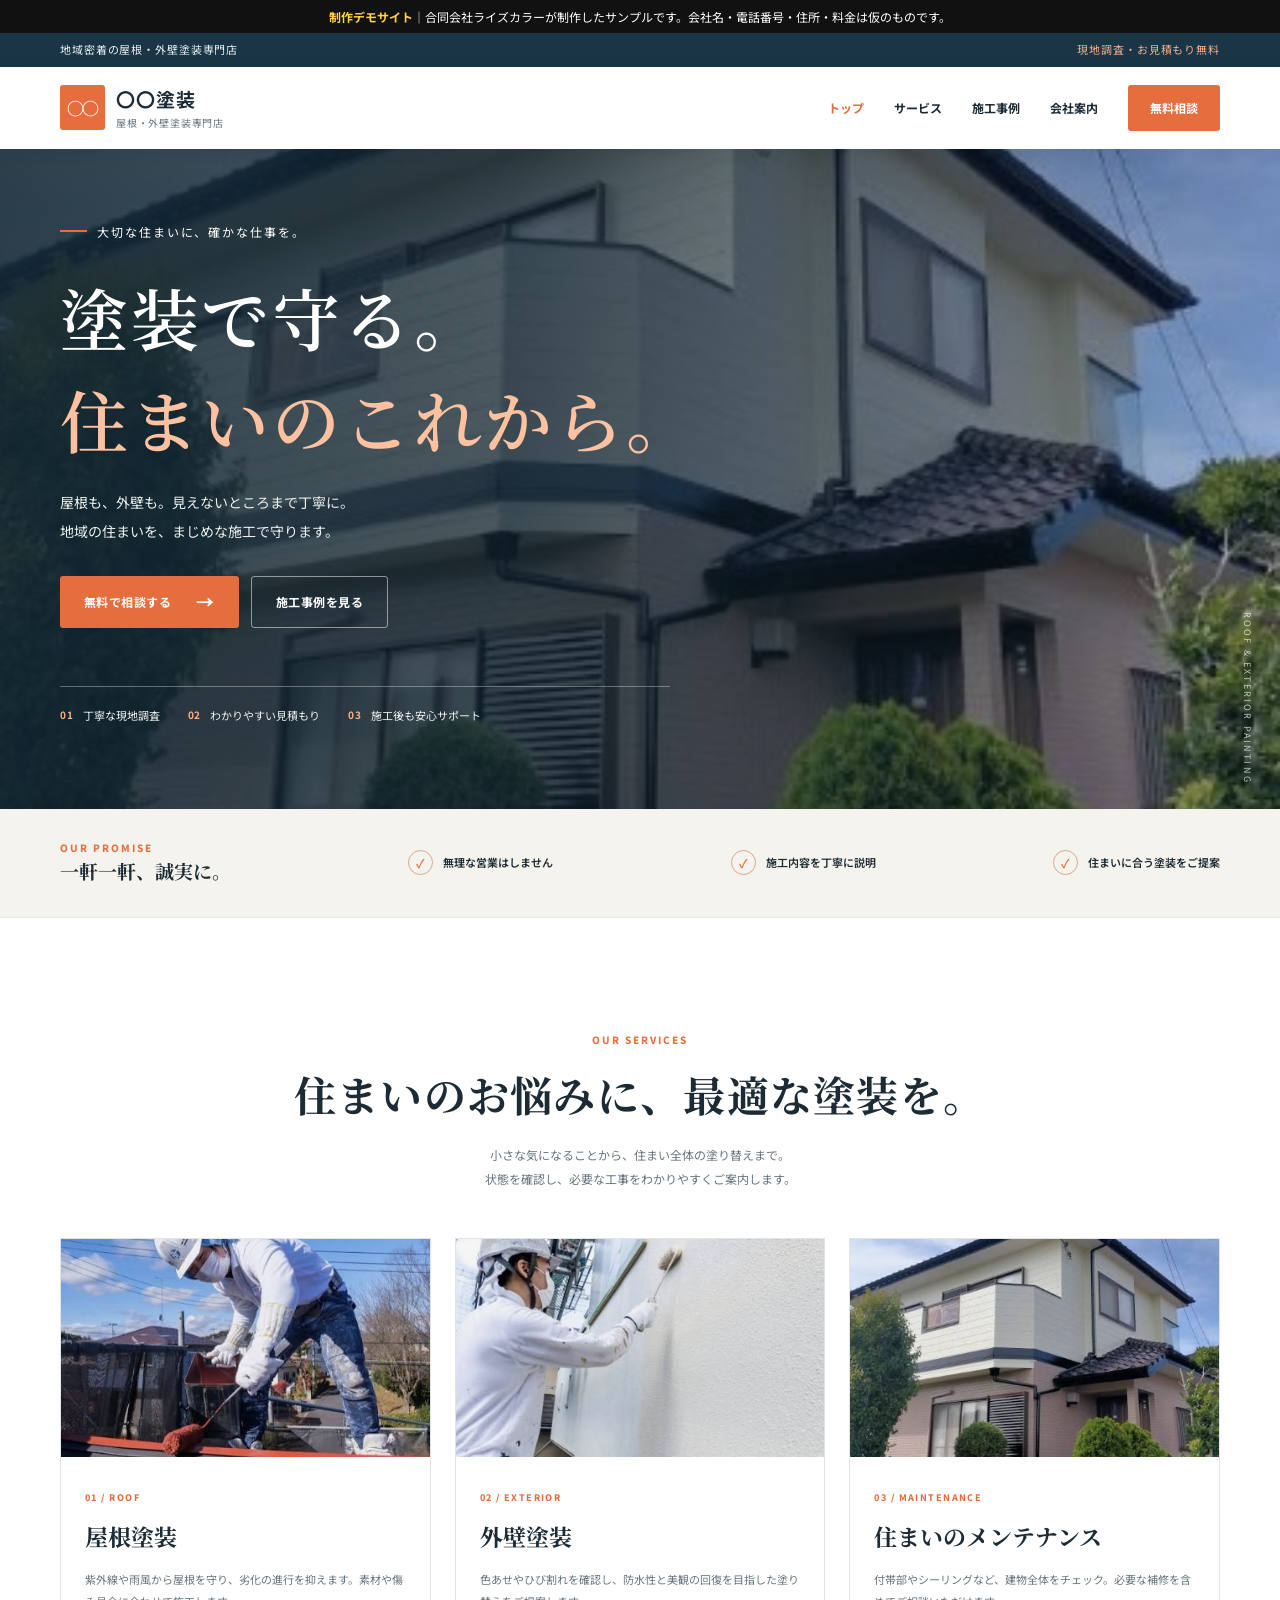
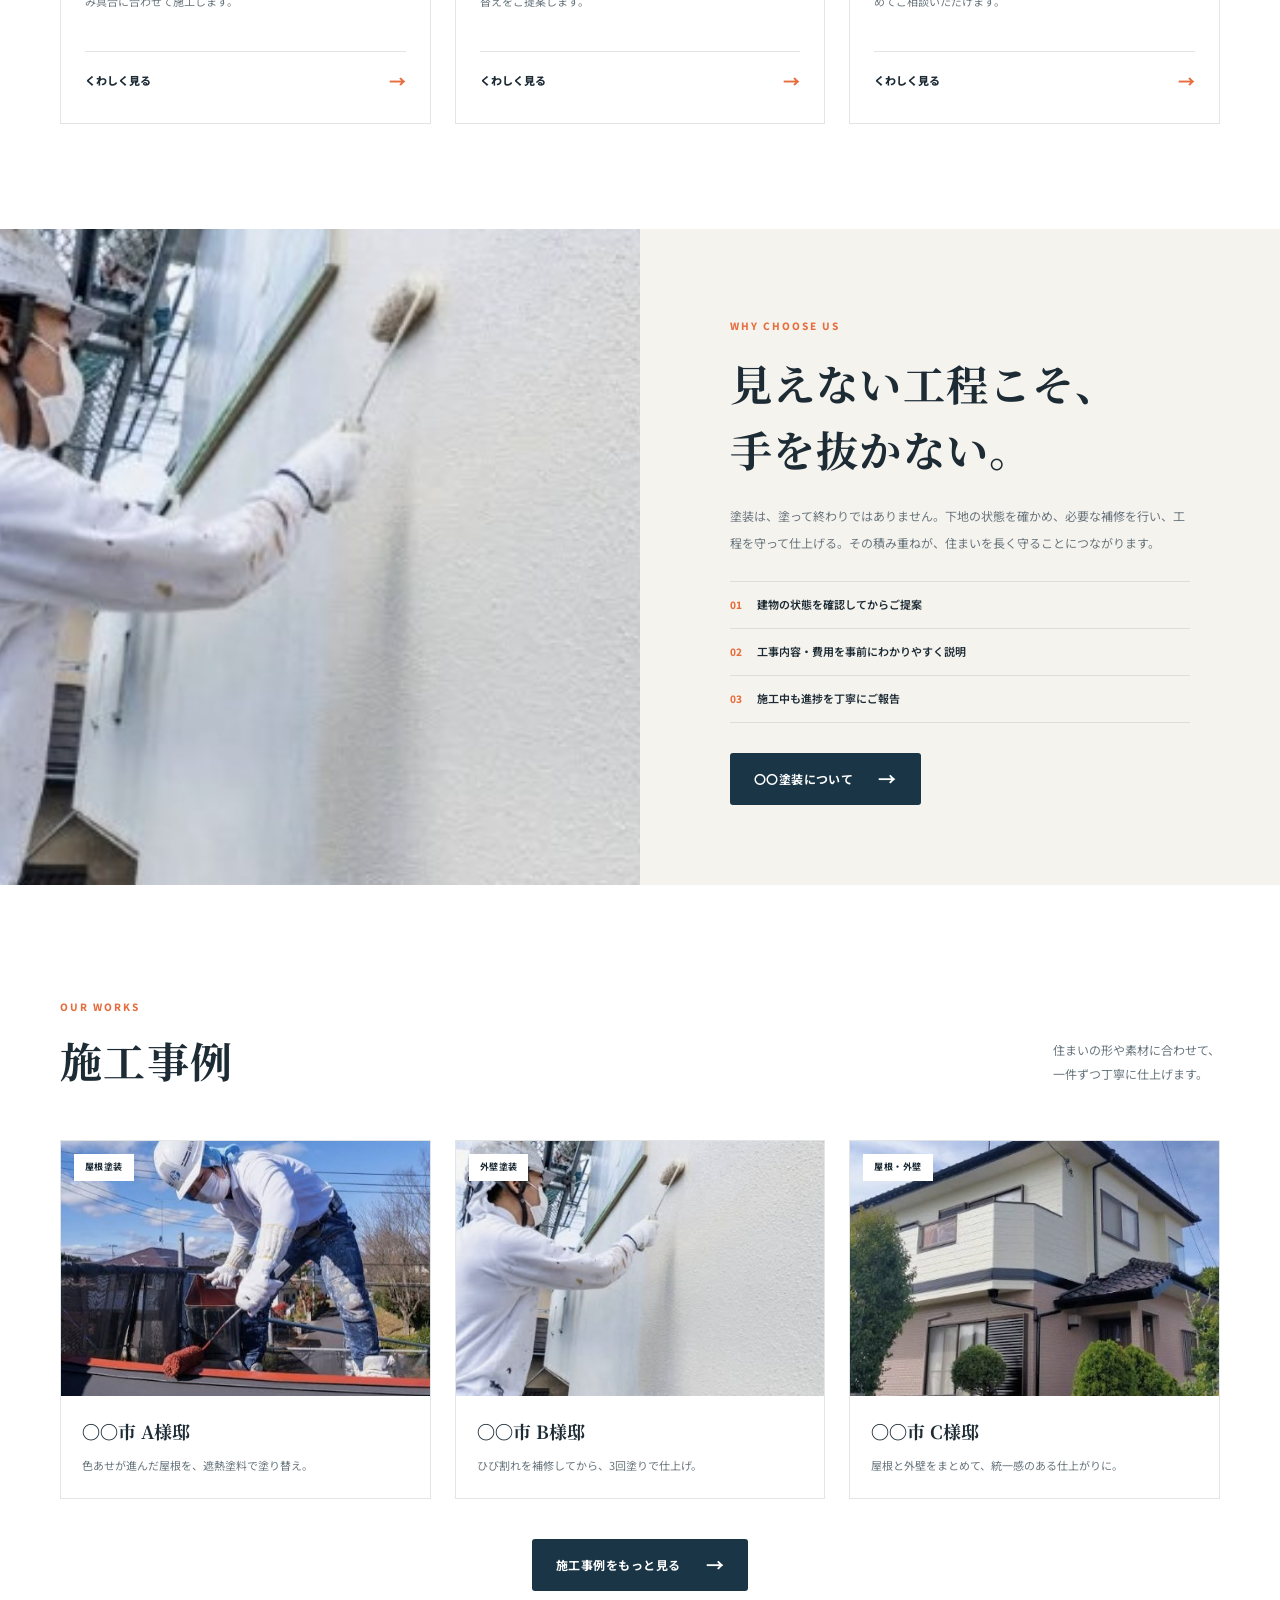
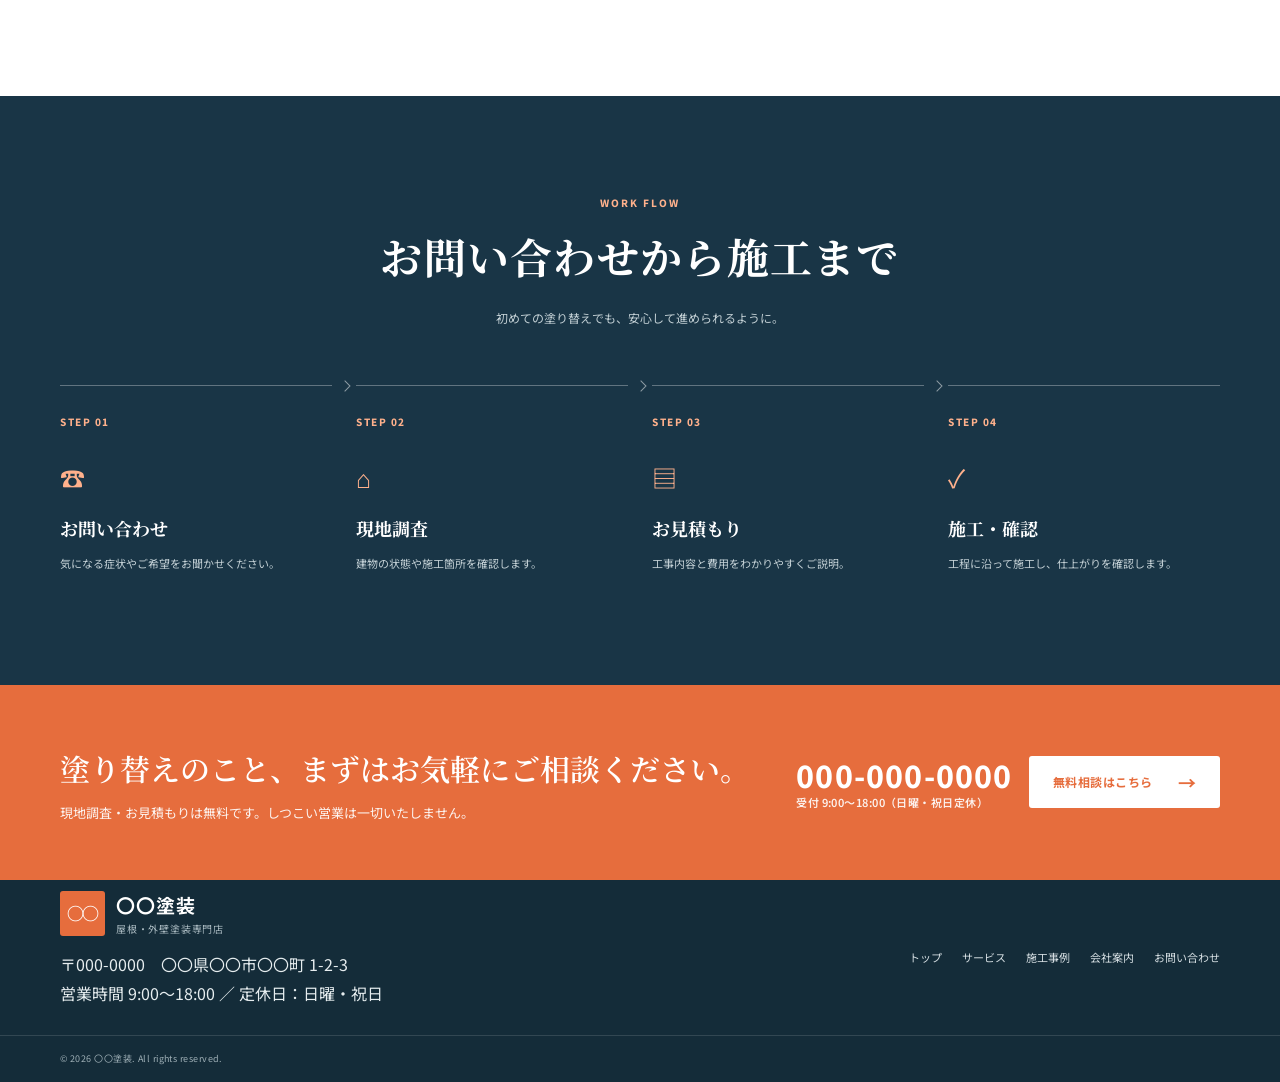
<file: index.html>
<!doctype html>
<html lang="ja">
<head>
  <meta charset="utf-8">
  <meta name="viewport" content="width=device-width, initial-scale=1">
  <meta name="description" content="屋根塗装・外壁塗装なら、地域密着の塗装専門店〇〇塗装へ。現地調査・お見積もり無料。">
  <title>〇〇塗装｜地域密着の屋根・外壁塗装専門店</title>
  <link rel="stylesheet" href="style.css">
  <script src="script.js" defer></script>
</head>
<body>
  <div class="demo-bar"><b>制作デモサイト</b>｜合同会社ライズカラーが制作したサンプルです。会社名・電話番号・住所・料金は仮のものです。</div>
  <div class="topbar">
    <div class="container topbar-inner">
      <span>地域密着の屋根・外壁塗装専門店</span>
      <span class="topbar-note">現地調査・お見積もり無料</span>
    </div>
  </div>
  <header class="site-header">
    <div class="container header-inner">
      <a class="brand" href="index.html" aria-label="〇〇塗装 トップ"><span class="brand-mark">〇〇</span><span class="brand-text"><strong>〇〇塗装</strong><small>屋根・外壁塗装専門店</small></span></a>
      <button class="menu-toggle" aria-expanded="false" aria-controls="site-nav" aria-label="メニューを開く"><span></span><span></span><span></span></button>
      <nav id="site-nav" class="site-nav" aria-label="メインメニュー"><a href="index.html" aria-current="page">トップ</a><a href="service.html">サービス</a><a href="works.html">施工事例</a><a href="company.html">会社案内</a><a class="nav-cta" href="contact.html">無料相談</a></nav>
    </div>
  </header>
  <main>

    <section class="hero" id="home">
      <div class="hero-shade"></div>
      <div class="container hero-content">
        <p class="eyebrow"><span></span>大切な住まいに、確かな仕事を。</p>
        <h1>塗装で守る。<br><em>住まいのこれから。</em></h1>
        <p class="hero-lead">屋根も、外壁も。見えないところまで丁寧に。<br>地域の住まいを、まじめな施工で守ります。</p>
        <div class="hero-actions">
          <a class="button button-primary" href="contact.html">無料で相談する <span>→</span></a>
          <a class="button button-ghost" href="works.html">施工事例を見る</a>
        </div>
        <div class="hero-points">
          <div><b>01</b><span>丁寧な現地調査</span></div>
          <div><b>02</b><span>わかりやすい見積もり</span></div>
          <div><b>03</b><span>施工後も安心サポート</span></div>
        </div>
      </div>
      <div class="hero-caption">ROOF &amp; EXTERIOR PAINTING</div>
    </section>

    <section class="trust-strip">
      <div class="container trust-inner">
        <div class="trust-intro"><span class="mini-label">OUR PROMISE</span><strong>一軒一軒、誠実に。</strong></div>
        <div class="trust-item"><span class="trust-icon">✓</span><span>無理な営業はしません</span></div>
        <div class="trust-item"><span class="trust-icon">✓</span><span>施工内容を丁寧に説明</span></div>
        <div class="trust-item"><span class="trust-icon">✓</span><span>住まいに合う塗装をご提案</span></div>
      </div>
    </section>

    <section class="section service-section">
      <div class="container">
        <div class="section-heading">
          <span class="section-kicker">OUR SERVICES</span>
          <h2>住まいのお悩みに、<br class="mobile-only">最適な塗装を。</h2>
          <p>小さな気になることから、住まい全体の塗り替えまで。<br>状態を確認し、必要な工事をわかりやすくご案内します。</p>
        </div>
        <div class="service-grid">
          <article class="service-card">
            <img src="assets/roof.jpg" alt="屋根塗装" loading="lazy">
            <div class="service-card-body"><span class="card-number">01 / ROOF</span><h3>屋根塗装</h3><p>紫外線や雨風から屋根を守り、劣化の進行を抑えます。素材や傷み具合に合わせて施工します。</p><a href="service.html#s01" class="text-link">くわしく見る <span>→</span></a></div>
          </article>
          <article class="service-card">
            <img src="assets/wall.jpg" alt="外壁塗装" loading="lazy">
            <div class="service-card-body"><span class="card-number">02 / EXTERIOR</span><h3>外壁塗装</h3><p>色あせやひび割れを確認し、防水性と美観の回復を目指した塗り替えをご提案します。</p><a href="service.html#s02" class="text-link">くわしく見る <span>→</span></a></div>
          </article>
          <article class="service-card">
            <img src="assets/house.jpg" alt="住まいのメンテナンス" loading="lazy">
            <div class="service-card-body"><span class="card-number">03 / MAINTENANCE</span><h3>住まいのメンテナンス</h3><p>付帯部やシーリングなど、建物全体をチェック。必要な補修を含めてご相談いただけます。</p><a href="service.html#s03" class="text-link">くわしく見る <span>→</span></a></div>
          </article>
        </div>
      </div>
    </section>

    <section class="feature-section">
      <div class="feature-photo" role="img" aria-label="外壁を塗装する職人"></div>
      <div class="feature-copy">
        <span class="section-kicker">WHY CHOOSE US</span>
        <h2>見えない工程こそ、<br>手を抜かない。</h2>
        <p>塗装は、塗って終わりではありません。下地の状態を確かめ、必要な補修を行い、工程を守って仕上げる。その積み重ねが、住まいを長く守ることにつながります。</p>
        <ul class="check-list">
          <li><span>01</span>建物の状態を確認してからご提案</li>
          <li><span>02</span>工事内容・費用を事前にわかりやすく説明</li>
          <li><span>03</span>施工中も進捗を丁寧にご報告</li>
        </ul>
        <a href="company.html" class="button button-dark">〇〇塗装について <span>→</span></a>
      </div>
    </section>

    <section class="section works-section">
      <div class="container">
        <div class="section-heading heading-row">
          <div><span class="section-kicker">OUR WORKS</span><h2>施工事例</h2></div>
          <p>住まいの形や素材に合わせて、<br>一件ずつ丁寧に仕上げます。</p>
        </div>
        <div class="works-grid">
          <article class="work-card"><div class="work-image"><img src="assets/roof.jpg" alt="屋根塗装の施工事例" loading="lazy"><span>屋根塗装</span></div><div class="work-info"><h3>〇〇市 A様邸</h3><p>色あせが進んだ屋根を、遮熱塗料で塗り替え。</p></div></article>
          <article class="work-card"><div class="work-image"><img src="assets/wall.jpg" alt="外壁塗装の施工事例" loading="lazy"><span>外壁塗装</span></div><div class="work-info"><h3>〇〇市 B様邸</h3><p>ひび割れを補修してから、3回塗りで仕上げ。</p></div></article>
          <article class="work-card"><div class="work-image"><img src="assets/house.jpg" alt="塗装工事完了後の住宅" loading="lazy"><span>屋根・外壁</span></div><div class="work-info"><h3>〇〇市 C様邸</h3><p>屋根と外壁をまとめて、統一感のある仕上がりに。</p></div></article>
        </div>
        <div class="more"><a class="button button-dark" href="works.html">施工事例をもっと見る <span>→</span></a></div>
      </div>
    </section>

    <section class="process-section">
      <div class="container">
        <div class="section-heading light-heading"><span class="section-kicker">WORK FLOW</span><h2>お問い合わせから施工まで</h2><p>初めての塗り替えでも、安心して進められるように。</p></div>
        <div class="process-grid">
          <div class="process-step"><span class="step-no">STEP 01</span><div class="step-icon">☎</div><h3>お問い合わせ</h3><p>気になる症状やご希望をお聞かせください。</p></div>
          <div class="process-step"><span class="step-no">STEP 02</span><div class="step-icon">⌂</div><h3>現地調査</h3><p>建物の状態や施工箇所を確認します。</p></div>
          <div class="process-step"><span class="step-no">STEP 03</span><div class="step-icon">▤</div><h3>お見積もり</h3><p>工事内容と費用をわかりやすくご説明。</p></div>
          <div class="process-step"><span class="step-no">STEP 04</span><div class="step-icon">✓</div><h3>施工・確認</h3><p>工程に沿って施工し、仕上がりを確認します。</p></div>
        </div>
      </div>
    </section>

    <section class="cta-band">
      <div class="container inner">
        <div><h2>塗り替えのこと、まずはお気軽にご相談ください。</h2><p>現地調査・お見積もりは無料です。しつこい営業は一切いたしません。</p></div>
        <div class="btns"><a class="tel" href="contact.html">000-000-0000<small>受付 9:00〜18:00（日曜・祝日定休）</small></a><a class="button button-white" href="contact.html">無料相談はこちら <span>→</span></a></div>
      </div>
    </section>
  </main>
  <footer class="site-footer">
    <div class="container footer-main">
      <div>
        <a class="brand brand-footer" href="index.html"><span class="brand-mark">〇〇</span><span class="brand-text"><strong>〇〇塗装</strong><small>屋根・外壁塗装専門店</small></span></a>
        <p style="margin-top:14px">〒000-0000　〇〇県〇〇市〇〇町 1-2-3<br>営業時間 9:00〜18:00 ／ 定休日：日曜・祝日</p>
      </div>
      <div class="foot-nav"><a href="index.html">トップ</a><a href="service.html">サービス</a><a href="works.html">施工事例</a><a href="company.html">会社案内</a><a href="contact.html">お問い合わせ</a></div>
    </div>
    <div class="footer-bottom"><div class="container">© <span id="year"></span> 〇〇塗装. All rights reserved.</div></div>
  </footer>
  <a class="floating-contact" href="contact.html"><span>✉</span>無料相談</a>
</body>
</html>
</file>
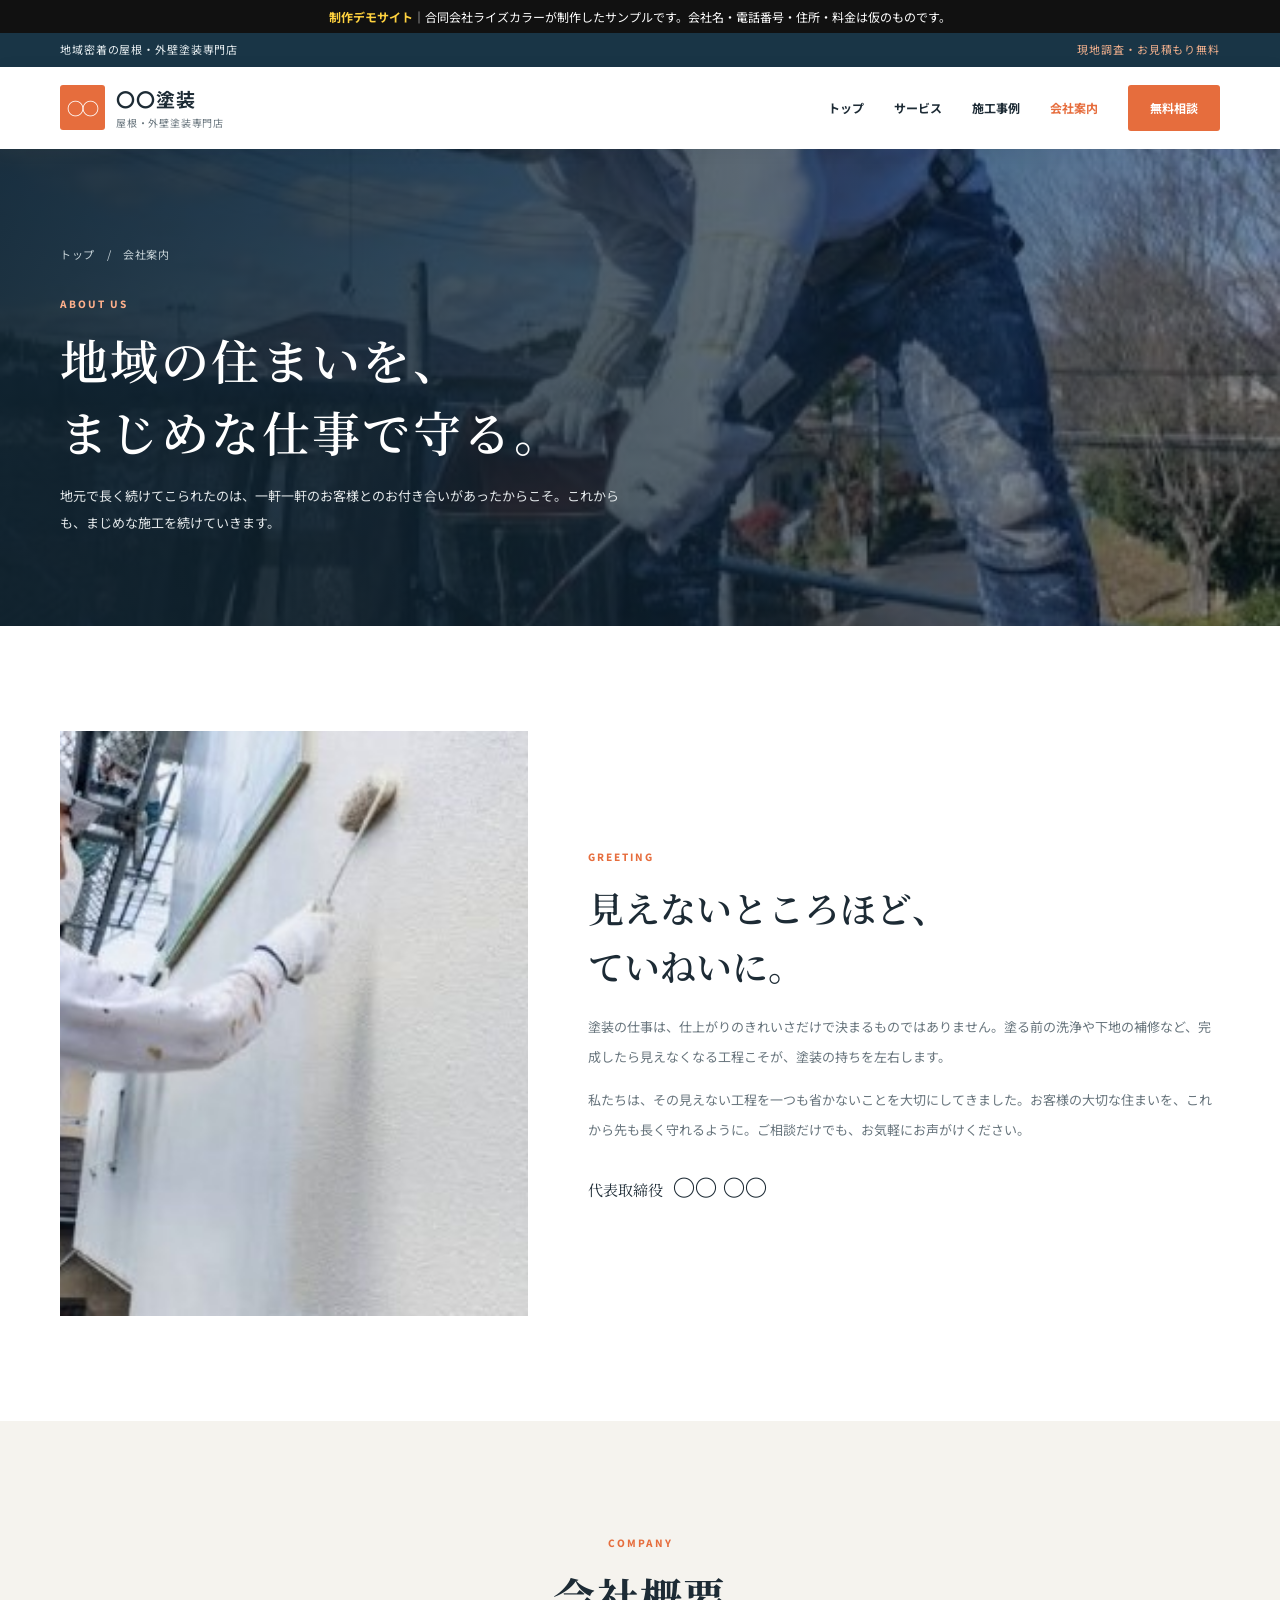
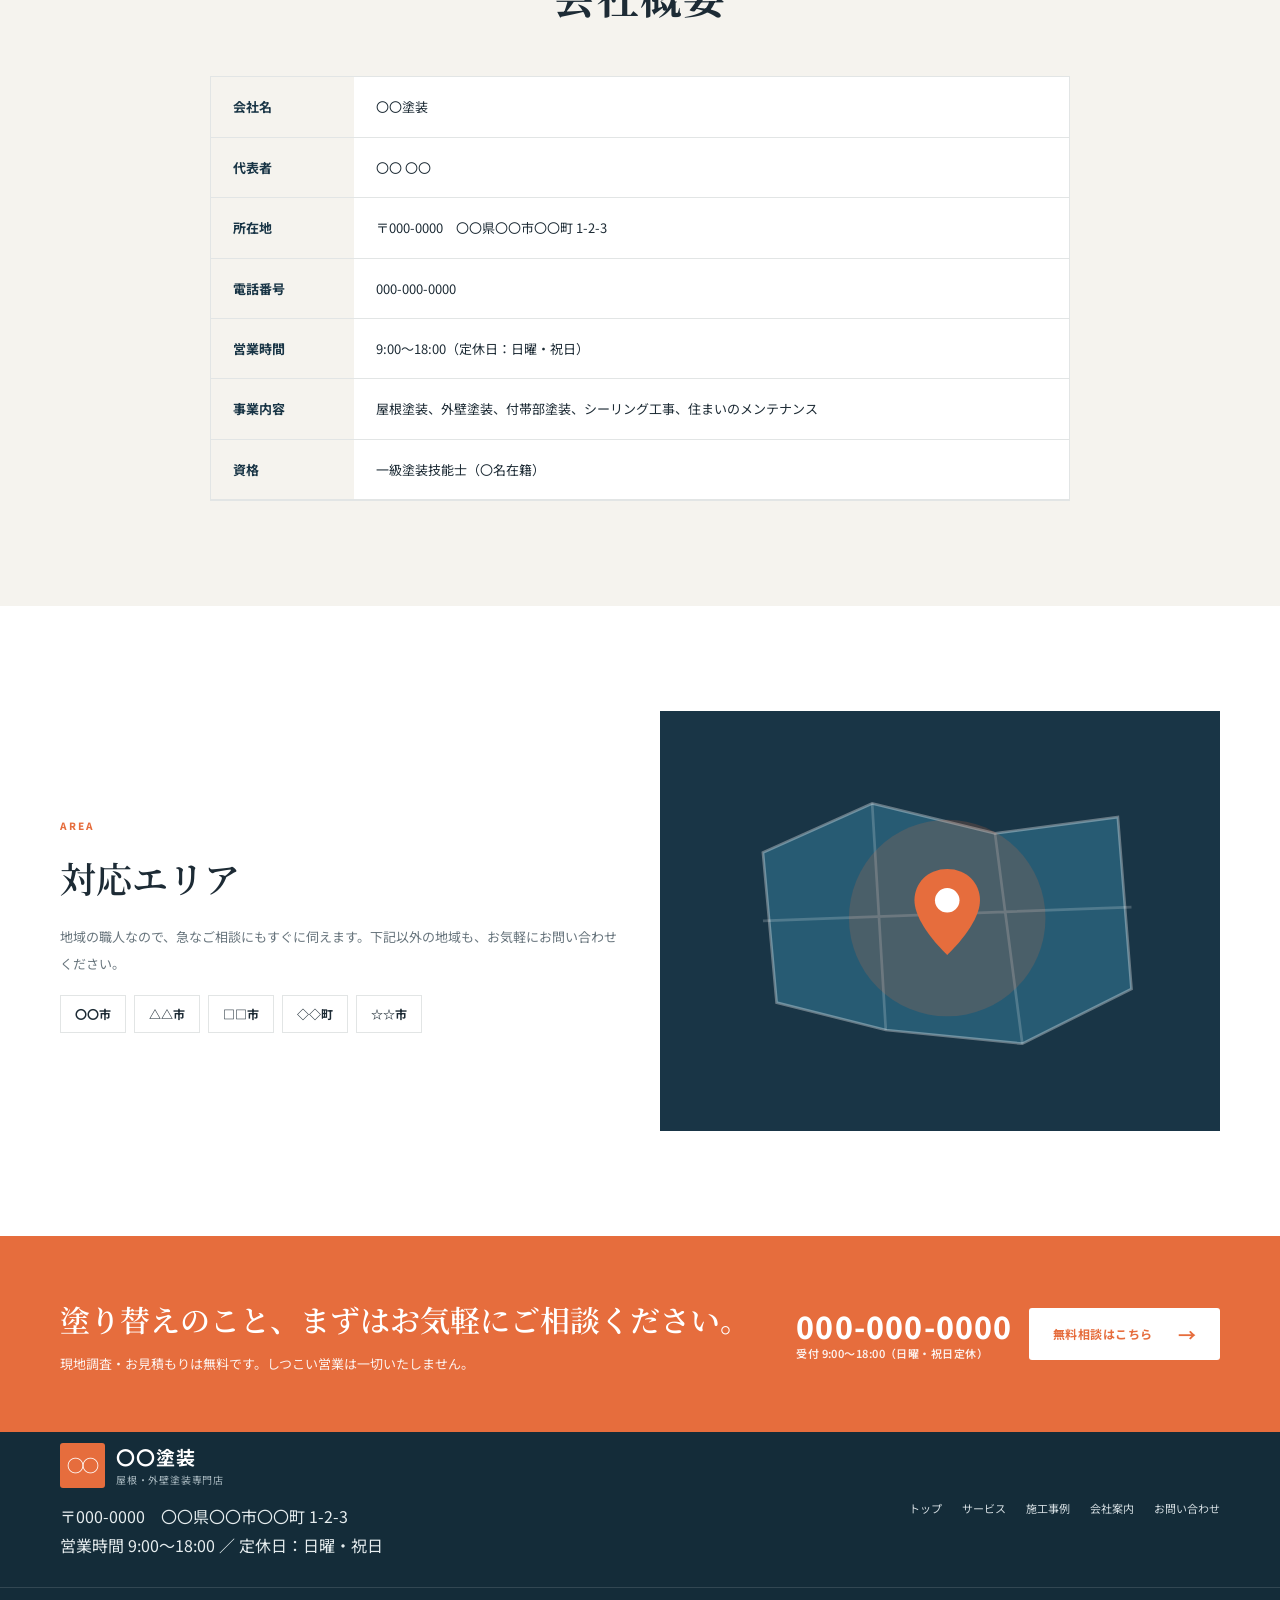
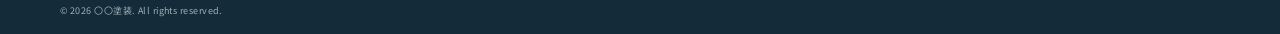
<file: company.html>
<!doctype html>
<html lang="ja">
<head>
  <meta charset="utf-8">
  <meta name="viewport" content="width=device-width, initial-scale=1">
  <meta name="description" content="〇〇塗装の代表あいさつ、会社概要、対応エリアのご案内。">
  <title>会社案内｜〇〇塗装</title>
  <link rel="stylesheet" href="style.css">
  <script src="script.js" defer></script>
</head>
<body>
  <div class="demo-bar"><b>制作デモサイト</b>｜合同会社ライズカラーが制作したサンプルです。会社名・電話番号・住所・料金は仮のものです。</div>
  <div class="topbar">
    <div class="container topbar-inner">
      <span>地域密着の屋根・外壁塗装専門店</span>
      <span class="topbar-note">現地調査・お見積もり無料</span>
    </div>
  </div>
  <header class="site-header">
    <div class="container header-inner">
      <a class="brand" href="index.html" aria-label="〇〇塗装 トップ"><span class="brand-mark">〇〇</span><span class="brand-text"><strong>〇〇塗装</strong><small>屋根・外壁塗装専門店</small></span></a>
      <button class="menu-toggle" aria-expanded="false" aria-controls="site-nav" aria-label="メニューを開く"><span></span><span></span><span></span></button>
      <nav id="site-nav" class="site-nav" aria-label="メインメニュー"><a href="index.html">トップ</a><a href="service.html">サービス</a><a href="works.html">施工事例</a><a href="company.html" aria-current="page">会社案内</a><a class="nav-cta" href="contact.html">無料相談</a></nav>
    </div>
  </header>
  <main>

    <section class="page-hero" style="background-image:url('assets/roof.jpg')">
      <div class="container">
        <div class="crumb"><a href="index.html">トップ</a>　/　会社案内</div>
        <span class="section-kicker">ABOUT US</span>
        <h1>地域の住まいを、<br>まじめな仕事で守る。</h1>
        <p>地元で長く続けてこられたのは、一軒一軒のお客様とのお付き合いがあったからこそ。これからも、まじめな施工を続けていきます。</p>
      </div>
    </section>
    <section class="section">
      <div class="container greeting">
        <img src="assets/wall.jpg" alt="外壁を塗装する職人" loading="lazy">
        <div>
          <span class="section-kicker">GREETING</span>
          <h2>見えないところほど、<br>ていねいに。</h2>
          <p>塗装の仕事は、仕上がりのきれいさだけで決まるものではありません。塗る前の洗浄や下地の補修など、完成したら見えなくなる工程こそが、塗装の持ちを左右します。</p>
          <p>私たちは、その見えない工程を一つも省かないことを大切にしてきました。お客様の大切な住まいを、これから先も長く守れるように。ご相談だけでも、お気軽にお声がけください。</p>
          <div class="sign">代表取締役<b>〇〇 〇〇</b></div>
        </div>
      </div>
    </section>
    <section class="section" style="background:var(--cream)">
      <div class="container">
        <div class="section-heading"><span class="section-kicker">COMPANY</span><h2>会社概要</h2></div>
        <div style="max-width:860px;margin:0 auto;border:1px solid var(--line)">
          <table class="company-table"><tbody>
            <tr><th>会社名</th><td>〇〇塗装</td></tr>
            <tr><th>代表者</th><td>〇〇 〇〇</td></tr>
            <tr><th>所在地</th><td>〒000-0000　〇〇県〇〇市〇〇町 1-2-3</td></tr>
            <tr><th>電話番号</th><td>000-000-0000</td></tr>
            <tr><th>営業時間</th><td>9:00〜18:00（定休日：日曜・祝日）</td></tr>
            <tr><th>事業内容</th><td>屋根塗装、外壁塗装、付帯部塗装、シーリング工事、住まいのメンテナンス</td></tr>
            <tr><th>資格</th><td>一級塗装技能士（〇名在籍）</td></tr>
          </tbody></table>
        </div>
      </div>
    </section>
    <section class="section">
      <div class="container area">
        <div>
          <span class="section-kicker">AREA</span>
          <h2 style="font-family:var(--serif);font-size:clamp(26px,3vw,36px);font-weight:600;margin:8px 0 12px">対応エリア</h2>
          <p style="font-size:13px;color:var(--muted);line-height:2.1">地域の職人なので、急なご相談にもすぐに伺えます。下記以外の地域も、お気軽にお問い合わせください。</p>
          <div class="chips"><span>〇〇市</span><span>△△市</span><span>□□市</span><span>◇◇町</span><span>☆☆市</span></div>
        </div>
        <div class="area-map"><svg viewBox="0 0 320 240" width="78%" role="img" aria-label="対応エリアのイメージ"><path d="M30 70 110 34 200 56 290 44 300 170 220 210 120 200 40 180z" fill="#275b73" stroke="#ffffff55" stroke-width="2"/><path d="M110 34 120 200M200 56 220 210M30 120 300 110" stroke="#ffffff30" stroke-width="2"/><circle cx="165" cy="118" r="72" fill="#e66d3d" opacity=".18"/><path d="M165 82c-14 0-24 10-24 23 0 18 24 40 24 40s24-22 24-40c0-13-10-23-24-23z" fill="#e66d3d"/><circle cx="165" cy="105" r="9" fill="#fff"/></svg></div>
      </div>
    </section>

    <section class="cta-band">
      <div class="container inner">
        <div><h2>塗り替えのこと、まずはお気軽にご相談ください。</h2><p>現地調査・お見積もりは無料です。しつこい営業は一切いたしません。</p></div>
        <div class="btns"><a class="tel" href="contact.html">000-000-0000<small>受付 9:00〜18:00（日曜・祝日定休）</small></a><a class="button button-white" href="contact.html">無料相談はこちら <span>→</span></a></div>
      </div>
    </section>
  </main>
  <footer class="site-footer">
    <div class="container footer-main">
      <div>
        <a class="brand brand-footer" href="index.html"><span class="brand-mark">〇〇</span><span class="brand-text"><strong>〇〇塗装</strong><small>屋根・外壁塗装専門店</small></span></a>
        <p style="margin-top:14px">〒000-0000　〇〇県〇〇市〇〇町 1-2-3<br>営業時間 9:00〜18:00 ／ 定休日：日曜・祝日</p>
      </div>
      <div class="foot-nav"><a href="index.html">トップ</a><a href="service.html">サービス</a><a href="works.html">施工事例</a><a href="company.html">会社案内</a><a href="contact.html">お問い合わせ</a></div>
    </div>
    <div class="footer-bottom"><div class="container">© <span id="year"></span> 〇〇塗装. All rights reserved.</div></div>
  </footer>
  <a class="floating-contact" href="contact.html"><span>✉</span>無料相談</a>
</body>
</html>
</file>
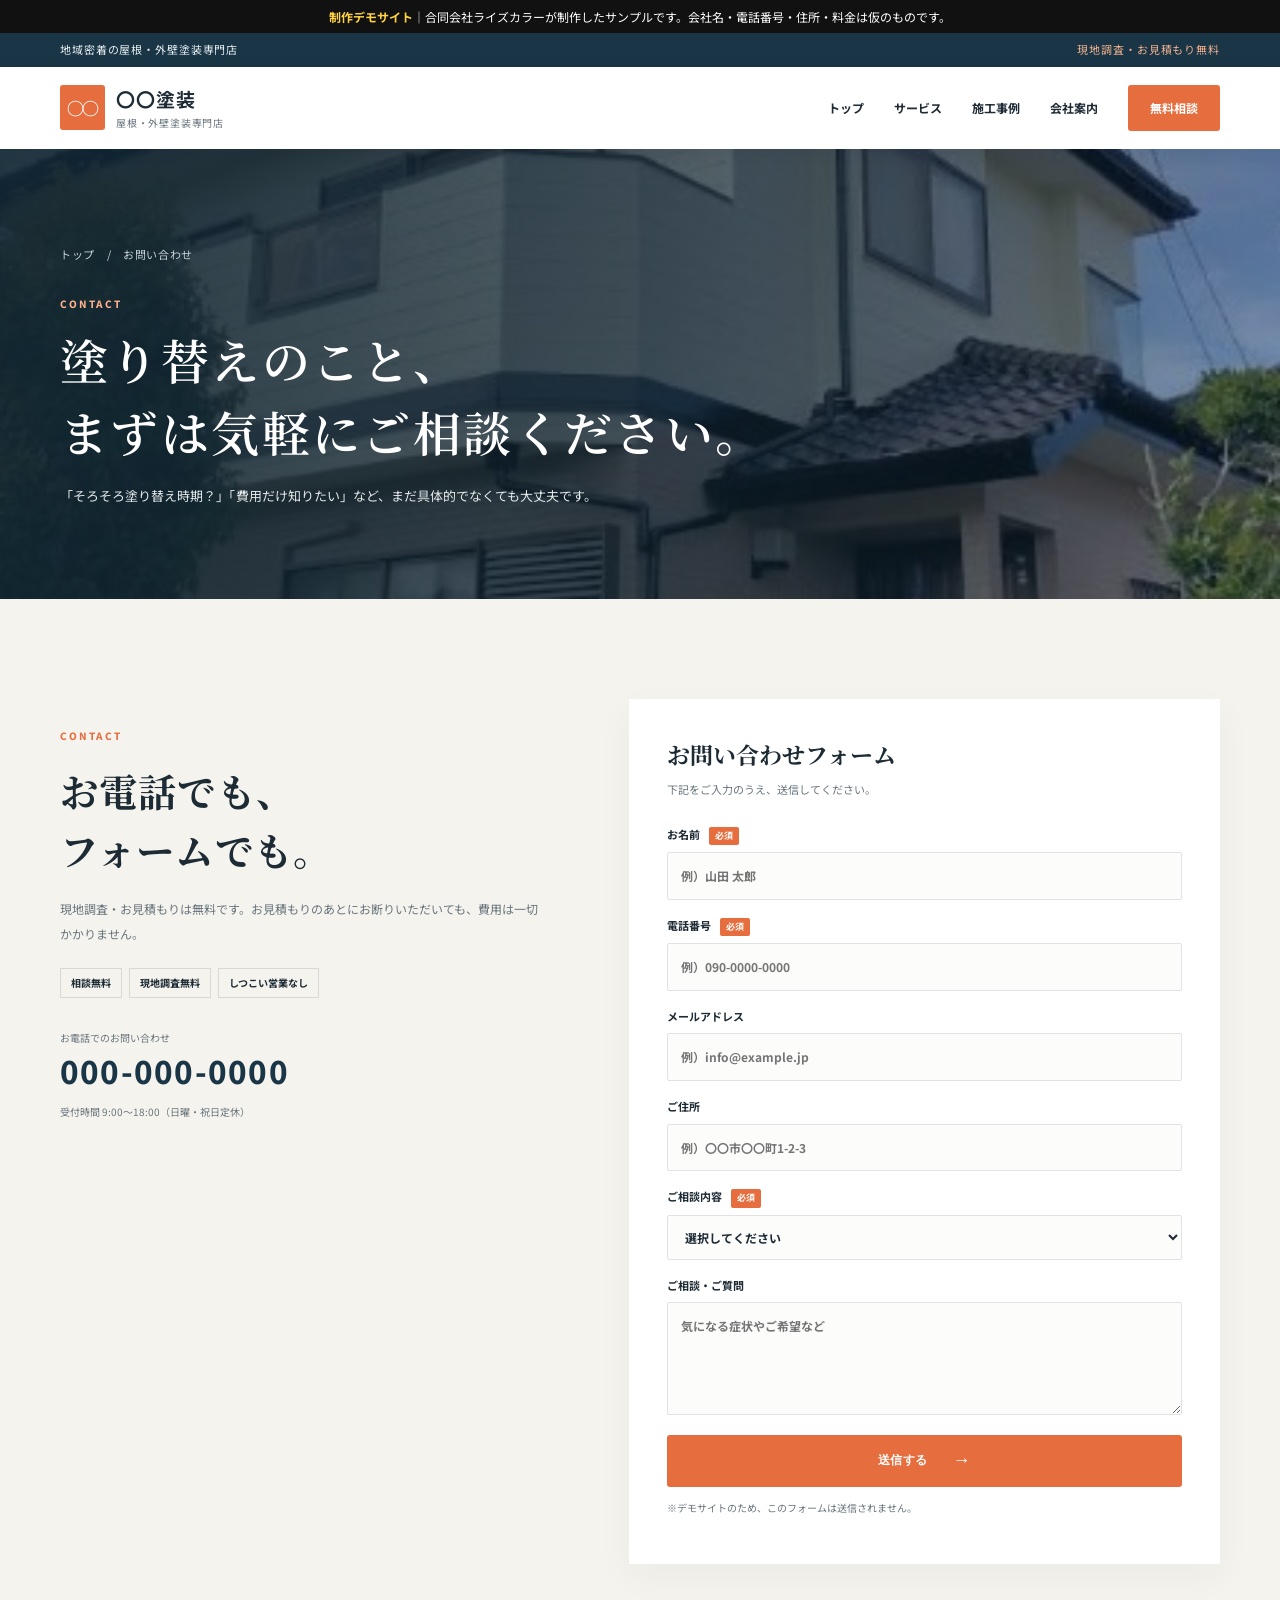
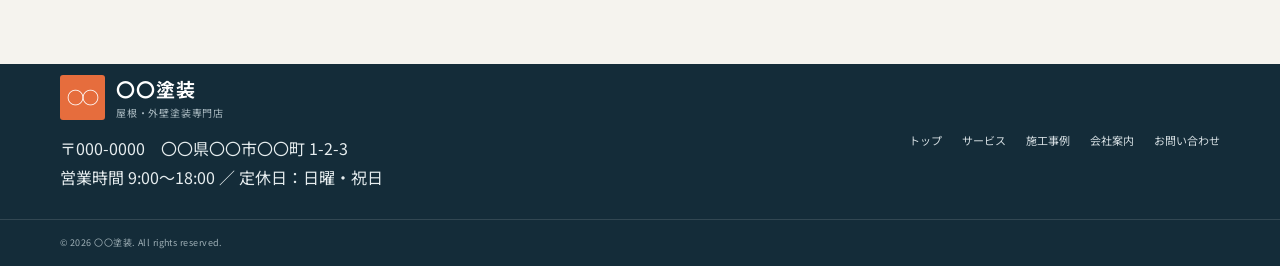
<file: contact.html>
<!doctype html>
<html lang="ja">
<head>
  <meta charset="utf-8">
  <meta name="viewport" content="width=device-width, initial-scale=1">
  <meta name="description" content="屋根塗装・外壁塗装のご相談、無料お見積もりのお問い合わせ。">
  <title>お問い合わせ｜〇〇塗装</title>
  <link rel="stylesheet" href="style.css">
  <script src="script.js" defer></script>
</head>
<body>
  <div class="demo-bar"><b>制作デモサイト</b>｜合同会社ライズカラーが制作したサンプルです。会社名・電話番号・住所・料金は仮のものです。</div>
  <div class="topbar">
    <div class="container topbar-inner">
      <span>地域密着の屋根・外壁塗装専門店</span>
      <span class="topbar-note">現地調査・お見積もり無料</span>
    </div>
  </div>
  <header class="site-header">
    <div class="container header-inner">
      <a class="brand" href="index.html" aria-label="〇〇塗装 トップ"><span class="brand-mark">〇〇</span><span class="brand-text"><strong>〇〇塗装</strong><small>屋根・外壁塗装専門店</small></span></a>
      <button class="menu-toggle" aria-expanded="false" aria-controls="site-nav" aria-label="メニューを開く"><span></span><span></span><span></span></button>
      <nav id="site-nav" class="site-nav" aria-label="メインメニュー"><a href="index.html">トップ</a><a href="service.html">サービス</a><a href="works.html">施工事例</a><a href="company.html">会社案内</a><a class="nav-cta" href="contact.html">無料相談</a></nav>
    </div>
  </header>
  <main>

    <section class="page-hero" style="background-image:url('assets/house.jpg')">
      <div class="container">
        <div class="crumb"><a href="index.html">トップ</a>　/　お問い合わせ</div>
        <span class="section-kicker">CONTACT</span>
        <h1>塗り替えのこと、<br>まずは気軽にご相談ください。</h1>
        <p>「そろそろ塗り替え時期？」「費用だけ知りたい」など、まだ具体的でなくても大丈夫です。</p>
      </div>
    </section>
    <section class="contact-section">
      <div class="container contact-layout">
        <div class="contact-copy">
          <span class="section-kicker">CONTACT</span>
          <h2>お電話でも、<br>フォームでも。</h2>
          <p>現地調査・お見積もりは無料です。お見積もりのあとにお断りいただいても、費用は一切かかりません。</p>
          <div class="contact-badges"><span>相談無料</span><span>現地調査無料</span><span>しつこい営業なし</span></div>
          <p class="contact-phone-label">お電話でのお問い合わせ</p>
          <a class="contact-phone" href="tel:0000000000">000-000-0000</a>
          <small>受付時間 9:00〜18:00（日曜・祝日定休）</small>
        </div>
        <form class="contact-form" id="contact-form">
          <h3>お問い合わせフォーム</h3>
          <p class="form-intro">下記をご入力のうえ、送信してください。</p>
          <label>お名前 <span class="required">必須</span><input name="name" autocomplete="name" required placeholder="例）山田 太郎"></label>
          <label>電話番号 <span class="required">必須</span><input type="tel" name="tel" autocomplete="tel" required placeholder="例）090-0000-0000"></label>
          <label>メールアドレス<input type="email" name="email" autocomplete="email" placeholder="例）info@example.jp"></label>
          <label>ご住所<input name="address" autocomplete="street-address" placeholder="例）〇〇市〇〇町1-2-3"></label>
          <label>ご相談内容 <span class="required">必須</span><select name="subject" required><option value="">選択してください</option><option>屋根塗装について</option><option>外壁塗装について</option><option>屋根・外壁の両方</option><option>まずは点検・見積もり</option><option>その他</option></select></label>
          <label>ご相談・ご質問<textarea name="message" rows="4" placeholder="気になる症状やご希望など"></textarea></label>
          <button class="button button-primary submit-button" type="submit">送信する <span>→</span></button>
          <p class="form-note">※デモサイトのため、このフォームは送信されません。</p>
          <p class="form-status" id="form-status" aria-live="polite"></p>
        </form>
      </div>
    </section>

  </main>
  <footer class="site-footer">
    <div class="container footer-main">
      <div>
        <a class="brand brand-footer" href="index.html"><span class="brand-mark">〇〇</span><span class="brand-text"><strong>〇〇塗装</strong><small>屋根・外壁塗装専門店</small></span></a>
        <p style="margin-top:14px">〒000-0000　〇〇県〇〇市〇〇町 1-2-3<br>営業時間 9:00〜18:00 ／ 定休日：日曜・祝日</p>
      </div>
      <div class="foot-nav"><a href="index.html">トップ</a><a href="service.html">サービス</a><a href="works.html">施工事例</a><a href="company.html">会社案内</a><a href="contact.html">お問い合わせ</a></div>
    </div>
    <div class="footer-bottom"><div class="container">© <span id="year"></span> 〇〇塗装. All rights reserved.</div></div>
  </footer>
  <a class="floating-contact" href="contact.html"><span>✉</span>無料相談</a>
</body>
</html>
</file>
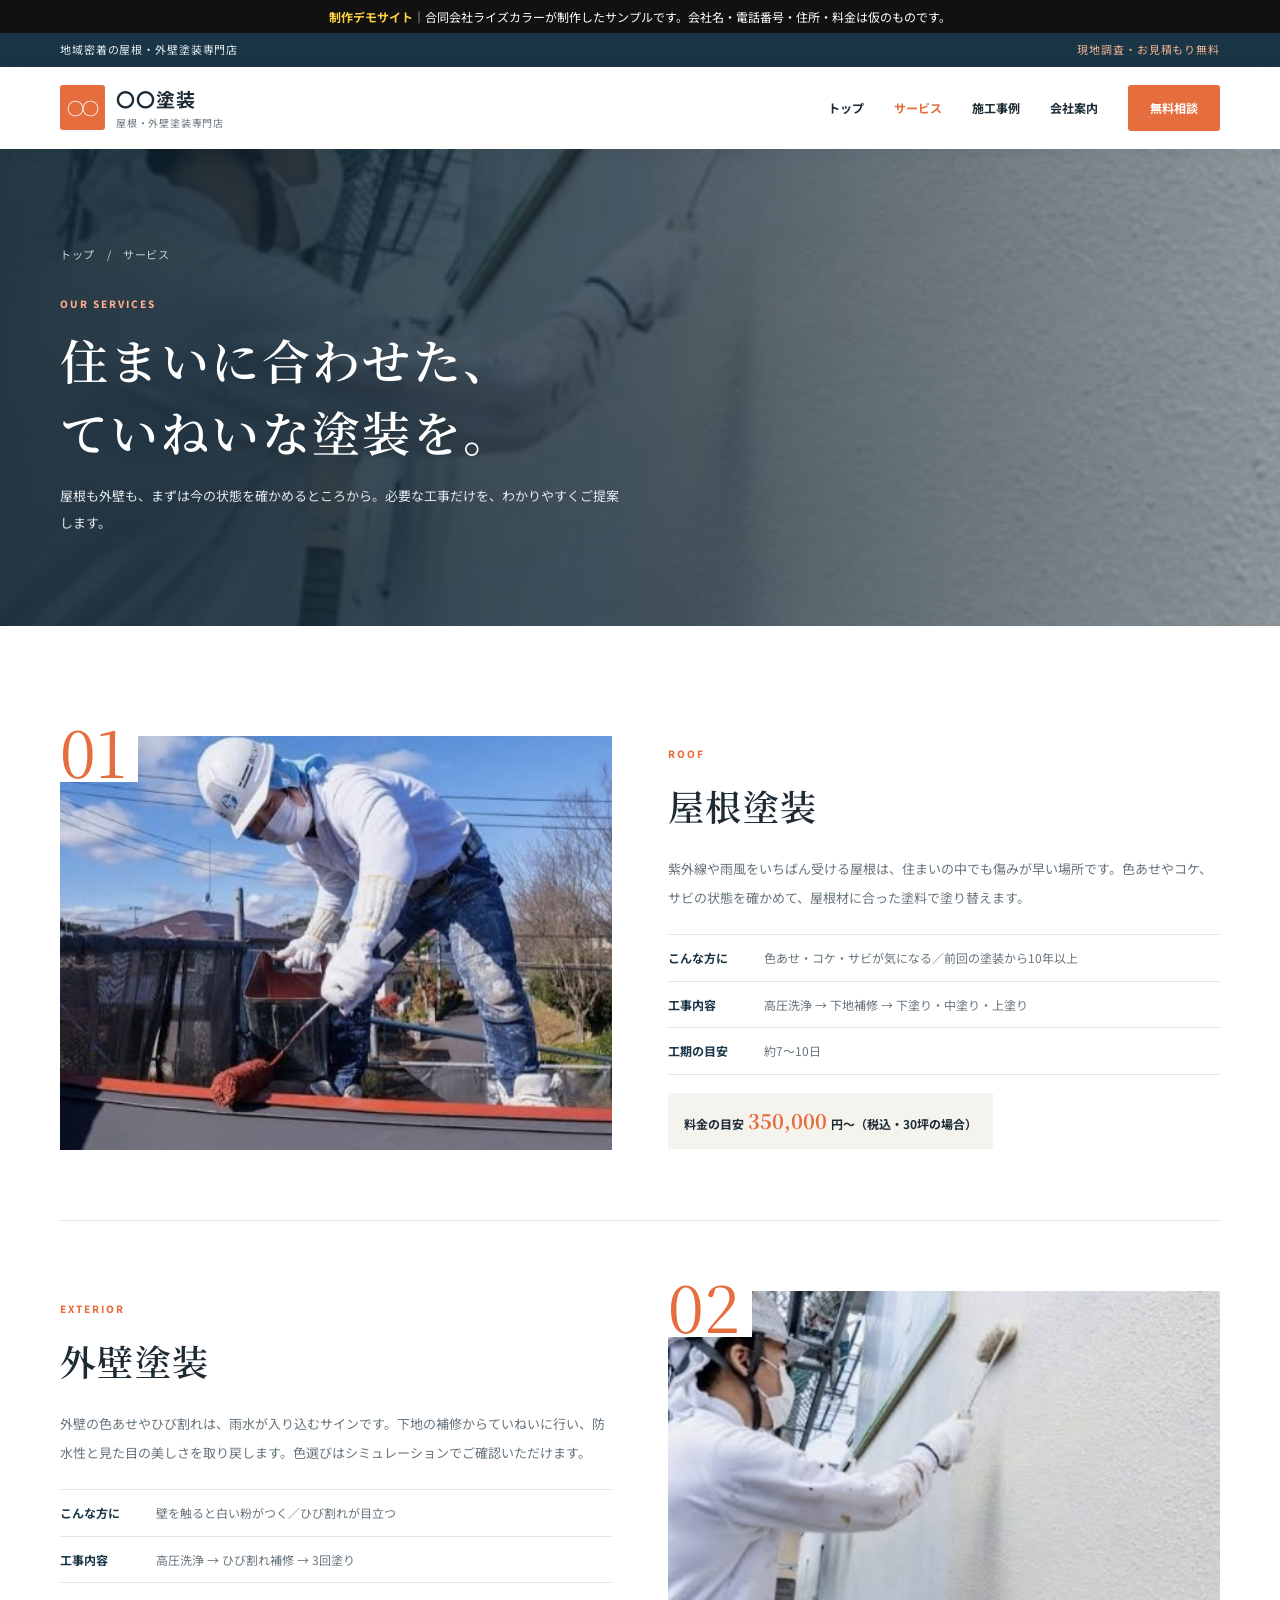
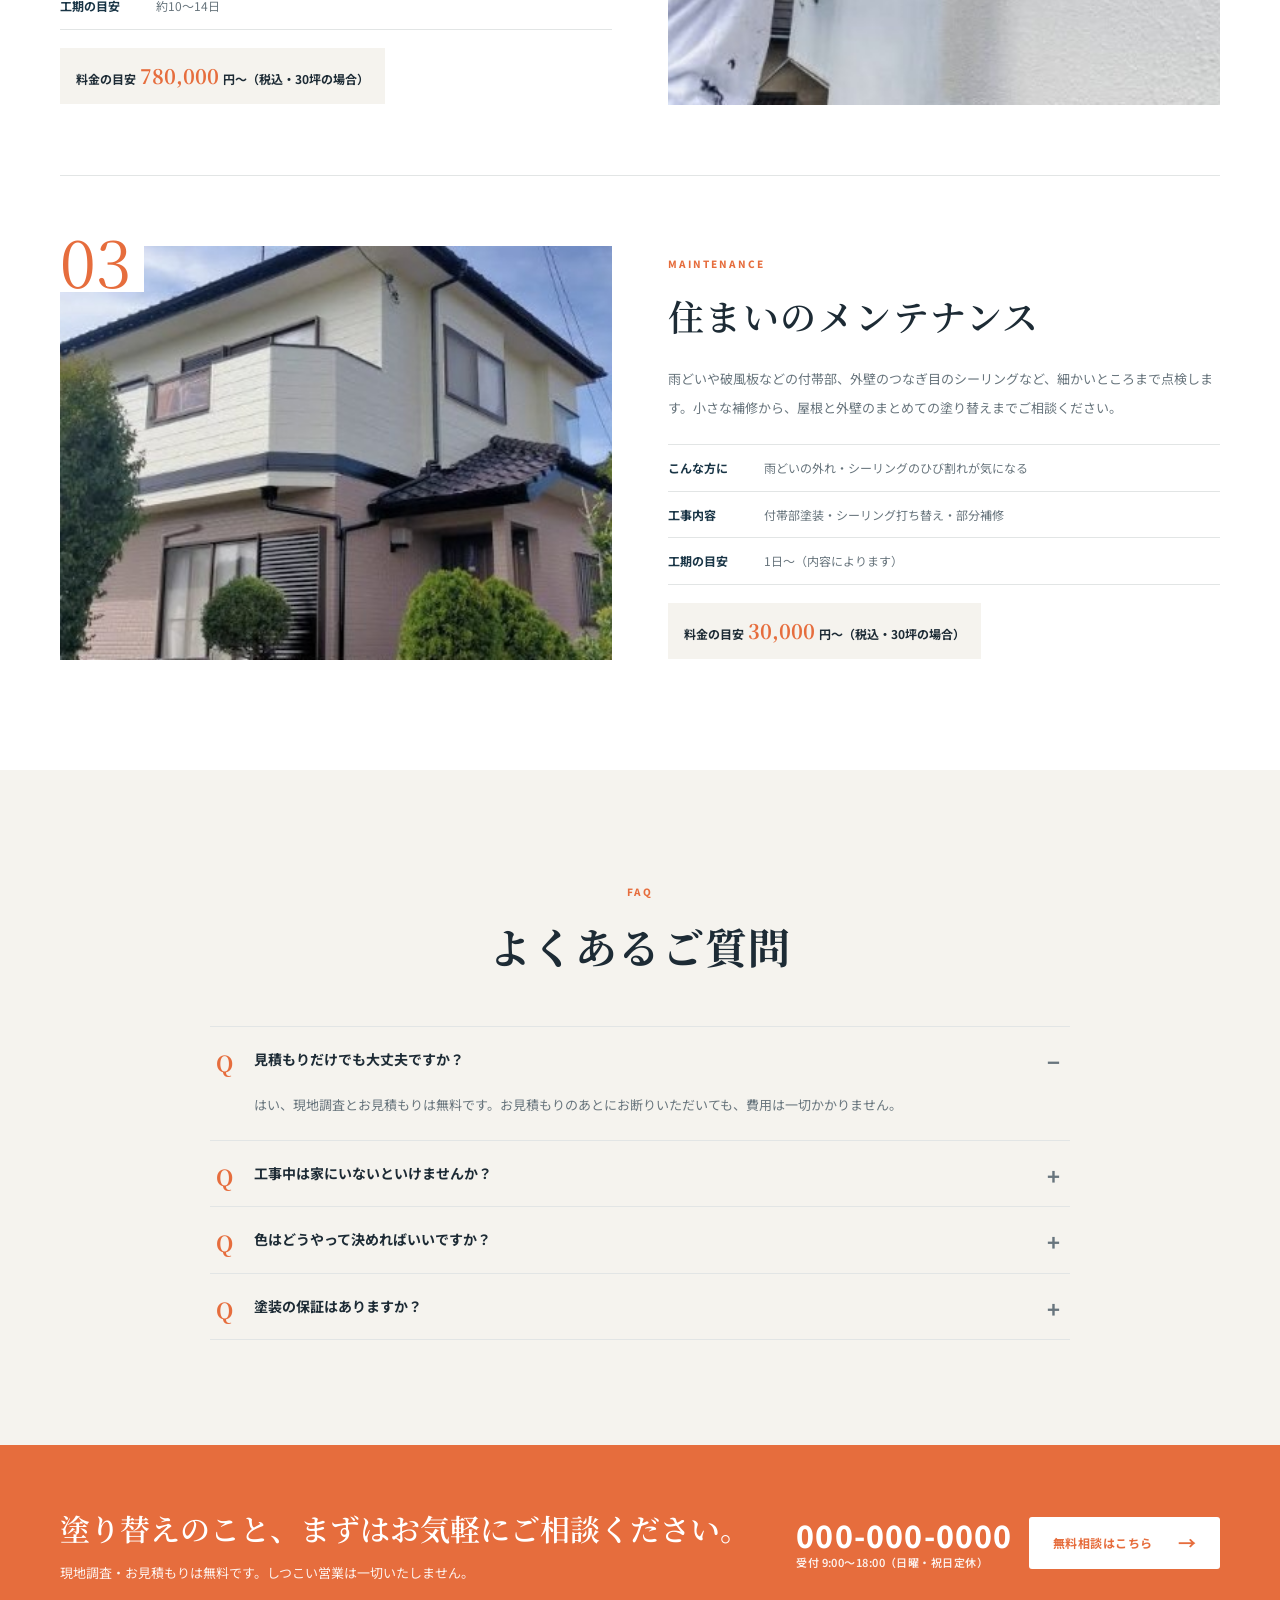
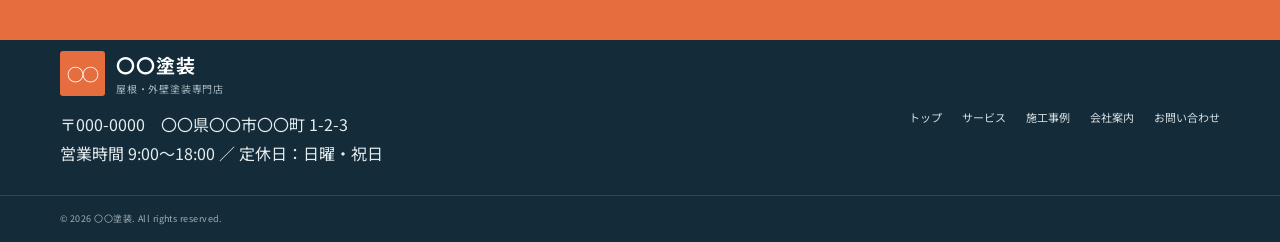
<file: service.html>
<!doctype html>
<html lang="ja">
<head>
  <meta charset="utf-8">
  <meta name="viewport" content="width=device-width, initial-scale=1">
  <meta name="description" content="屋根塗装・外壁塗装・住まいのメンテナンスのご案内。">
  <title>サービス｜〇〇塗装</title>
  <link rel="stylesheet" href="style.css">
  <script src="script.js" defer></script>
</head>
<body>
  <div class="demo-bar"><b>制作デモサイト</b>｜合同会社ライズカラーが制作したサンプルです。会社名・電話番号・住所・料金は仮のものです。</div>
  <div class="topbar">
    <div class="container topbar-inner">
      <span>地域密着の屋根・外壁塗装専門店</span>
      <span class="topbar-note">現地調査・お見積もり無料</span>
    </div>
  </div>
  <header class="site-header">
    <div class="container header-inner">
      <a class="brand" href="index.html" aria-label="〇〇塗装 トップ"><span class="brand-mark">〇〇</span><span class="brand-text"><strong>〇〇塗装</strong><small>屋根・外壁塗装専門店</small></span></a>
      <button class="menu-toggle" aria-expanded="false" aria-controls="site-nav" aria-label="メニューを開く"><span></span><span></span><span></span></button>
      <nav id="site-nav" class="site-nav" aria-label="メインメニュー"><a href="index.html">トップ</a><a href="service.html" aria-current="page">サービス</a><a href="works.html">施工事例</a><a href="company.html">会社案内</a><a class="nav-cta" href="contact.html">無料相談</a></nav>
    </div>
  </header>
  <main>

    <section class="page-hero" style="background-image:url('assets/wall.jpg')">
      <div class="container">
        <div class="crumb"><a href="index.html">トップ</a>　/　サービス</div>
        <span class="section-kicker">OUR SERVICES</span>
        <h1>住まいに合わせた、<br>ていねいな塗装を。</h1>
        <p>屋根も外壁も、まずは今の状態を確かめるところから。必要な工事だけを、わかりやすくご提案します。</p>
      </div>
    </section>
    <section class="section" style="padding-top:40px;padding-bottom:40px">
      <div class="container">
        <div class="detail" id="s01">
          <div class="detail-img"><span class="no">01</span><img src="assets/roof.jpg" alt="屋根塗装" loading="lazy"></div>
          <div>
            <span class="section-kicker">ROOF</span>
            <h2>屋根塗装</h2>
            <p>紫外線や雨風をいちばん受ける屋根は、住まいの中でも傷みが早い場所です。色あせやコケ、サビの状態を確かめて、屋根材に合った塗料で塗り替えます。</p>
            <dl class="spec"><div><dt>こんな方に</dt><dd>色あせ・コケ・サビが気になる／前回の塗装から10年以上</dd></div><div><dt>工事内容</dt><dd>高圧洗浄 → 下地補修 → 下塗り・中塗り・上塗り</dd></div><div><dt>工期の目安</dt><dd>約7〜10日</dd></div></dl>
            <div class="price-note">料金の目安<b>350,000</b>円〜（税込・30坪の場合）</div>
          </div>
        </div>
        <div class="detail rev" id="s02">
          <div class="detail-img"><span class="no">02</span><img src="assets/wall.jpg" alt="外壁塗装" loading="lazy"></div>
          <div>
            <span class="section-kicker">EXTERIOR</span>
            <h2>外壁塗装</h2>
            <p>外壁の色あせやひび割れは、雨水が入り込むサインです。下地の補修からていねいに行い、防水性と見た目の美しさを取り戻します。色選びはシミュレーションでご確認いただけます。</p>
            <dl class="spec"><div><dt>こんな方に</dt><dd>壁を触ると白い粉がつく／ひび割れが目立つ</dd></div><div><dt>工事内容</dt><dd>高圧洗浄 → ひび割れ補修 → 3回塗り</dd></div><div><dt>工期の目安</dt><dd>約10〜14日</dd></div></dl>
            <div class="price-note">料金の目安<b>780,000</b>円〜（税込・30坪の場合）</div>
          </div>
        </div>
        <div class="detail" id="s03">
          <div class="detail-img"><span class="no">03</span><img src="assets/house.jpg" alt="住まいのメンテナンス" loading="lazy"></div>
          <div>
            <span class="section-kicker">MAINTENANCE</span>
            <h2>住まいのメンテナンス</h2>
            <p>雨どいや破風板などの付帯部、外壁のつなぎ目のシーリングなど、細かいところまで点検します。小さな補修から、屋根と外壁のまとめての塗り替えまでご相談ください。</p>
            <dl class="spec"><div><dt>こんな方に</dt><dd>雨どいの外れ・シーリングのひび割れが気になる</dd></div><div><dt>工事内容</dt><dd>付帯部塗装・シーリング打ち替え・部分補修</dd></div><div><dt>工期の目安</dt><dd>1日〜（内容によります）</dd></div></dl>
            <div class="price-note">料金の目安<b>30,000</b>円〜（税込・30坪の場合）</div>
          </div>
        </div>
      </div>
    </section>
    <section class="section" style="background:var(--cream)">
      <div class="container">
        <div class="section-heading"><span class="section-kicker">FAQ</span><h2>よくあるご質問</h2></div>
        <div class="faq">
          <details open><summary>見積もりだけでも大丈夫ですか？</summary><p>はい、現地調査とお見積もりは無料です。お見積もりのあとにお断りいただいても、費用は一切かかりません。</p></details>
          <details><summary>工事中は家にいないといけませんか？</summary><p>外での作業が中心なので、ご在宅でなくても大丈夫です。色の確認など、必要なときだけお時間をいただきます。</p></details>
          <details><summary>色はどうやって決めればいいですか？</summary><p>カラーシミュレーションで、実際の建物に色をのせた画像をお見せします。ご近所の街並みとのバランスも含めてご提案します。</p></details>
          <details><summary>塗装の保証はありますか？</summary><p>工事内容に応じて、最長10年の保証をお付けしています。保証期間中は定期点検にも伺います。</p></details>
        </div>
      </div>
    </section>

    <section class="cta-band">
      <div class="container inner">
        <div><h2>塗り替えのこと、まずはお気軽にご相談ください。</h2><p>現地調査・お見積もりは無料です。しつこい営業は一切いたしません。</p></div>
        <div class="btns"><a class="tel" href="contact.html">000-000-0000<small>受付 9:00〜18:00（日曜・祝日定休）</small></a><a class="button button-white" href="contact.html">無料相談はこちら <span>→</span></a></div>
      </div>
    </section>
  </main>
  <footer class="site-footer">
    <div class="container footer-main">
      <div>
        <a class="brand brand-footer" href="index.html"><span class="brand-mark">〇〇</span><span class="brand-text"><strong>〇〇塗装</strong><small>屋根・外壁塗装専門店</small></span></a>
        <p style="margin-top:14px">〒000-0000　〇〇県〇〇市〇〇町 1-2-3<br>営業時間 9:00〜18:00 ／ 定休日：日曜・祝日</p>
      </div>
      <div class="foot-nav"><a href="index.html">トップ</a><a href="service.html">サービス</a><a href="works.html">施工事例</a><a href="company.html">会社案内</a><a href="contact.html">お問い合わせ</a></div>
    </div>
    <div class="footer-bottom"><div class="container">© <span id="year"></span> 〇〇塗装. All rights reserved.</div></div>
  </footer>
  <a class="floating-contact" href="contact.html"><span>✉</span>無料相談</a>
</body>
</html>
</file>
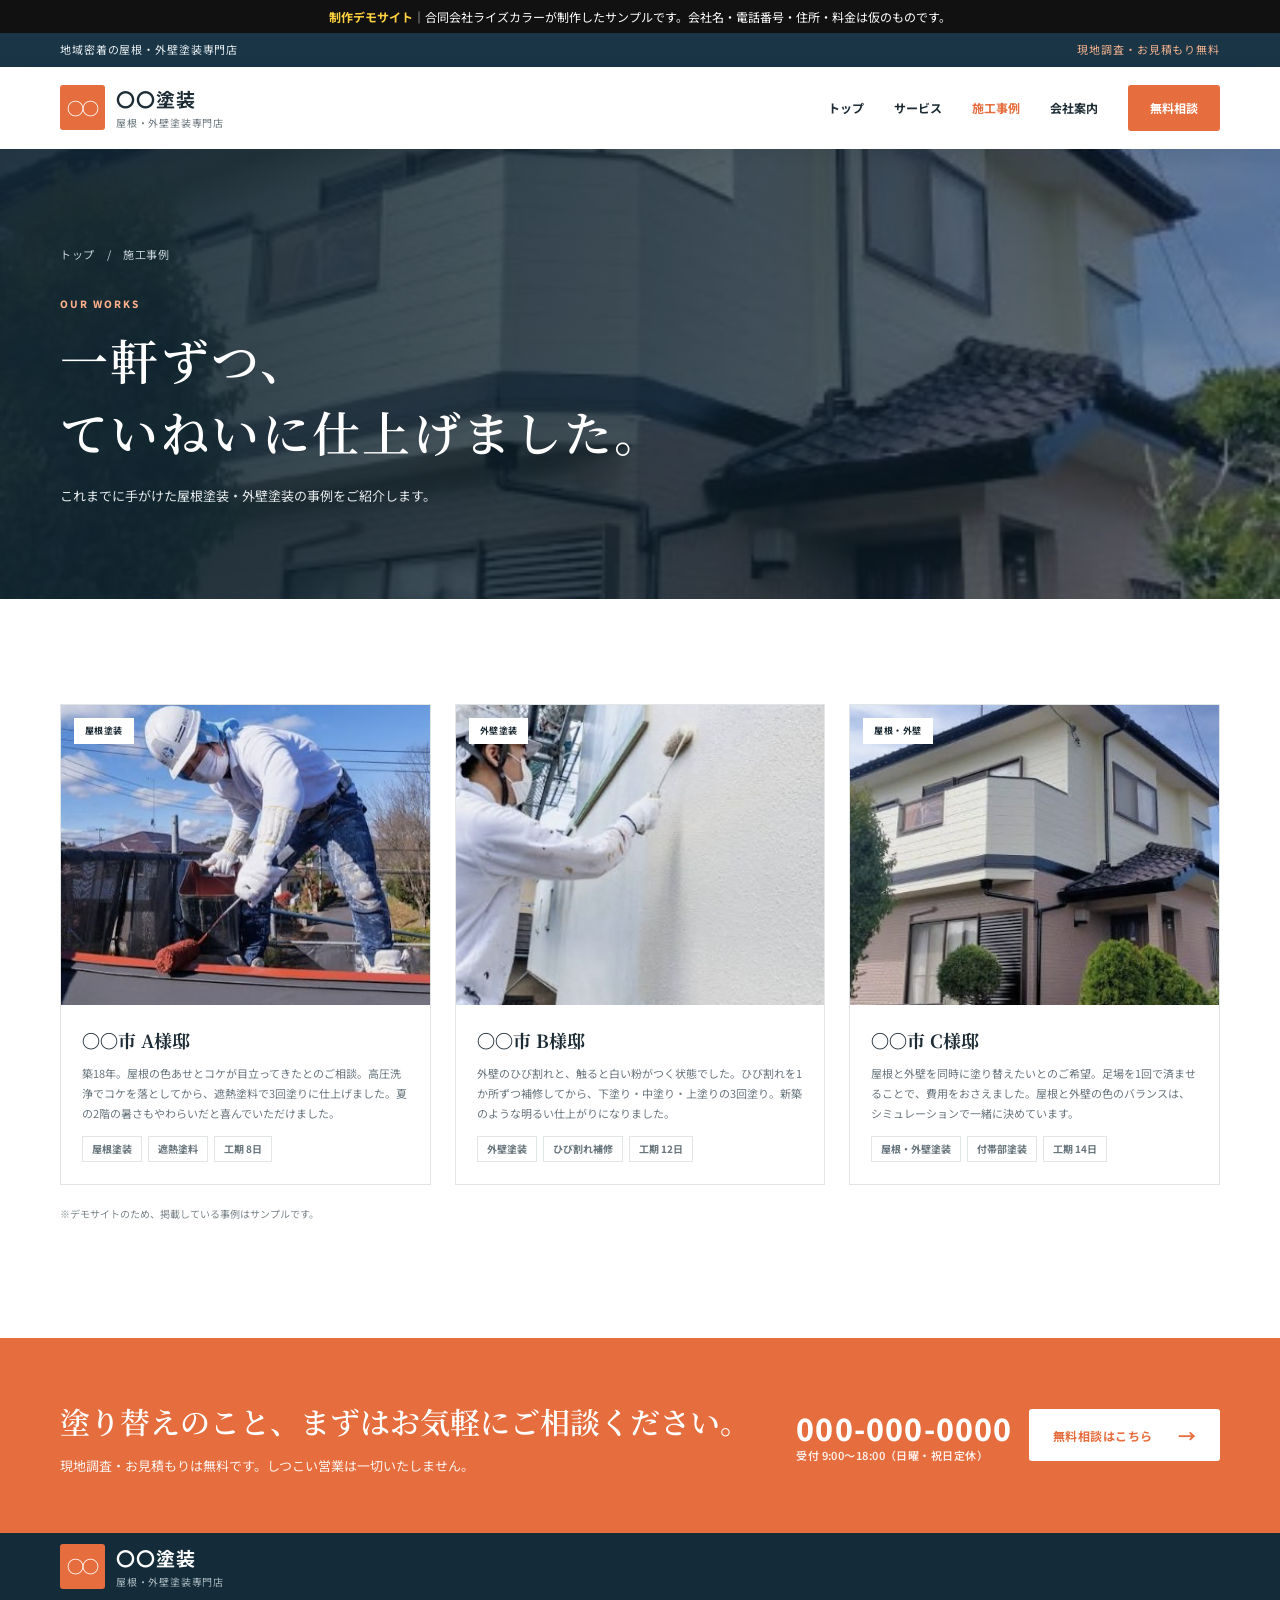
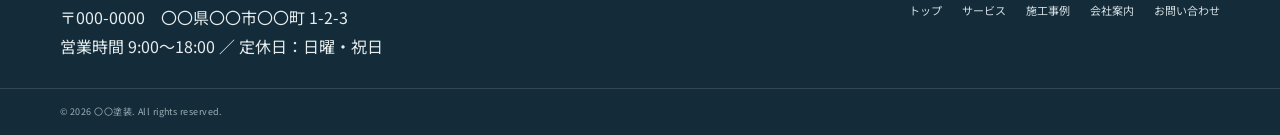
<file: works.html>
<!doctype html>
<html lang="ja">
<head>
  <meta charset="utf-8">
  <meta name="viewport" content="width=device-width, initial-scale=1">
  <meta name="description" content="〇〇塗装の屋根塗装・外壁塗装の施工事例です。">
  <title>施工事例｜〇〇塗装</title>
  <link rel="stylesheet" href="style.css">
  <script src="script.js" defer></script>
</head>
<body>
  <div class="demo-bar"><b>制作デモサイト</b>｜合同会社ライズカラーが制作したサンプルです。会社名・電話番号・住所・料金は仮のものです。</div>
  <div class="topbar">
    <div class="container topbar-inner">
      <span>地域密着の屋根・外壁塗装専門店</span>
      <span class="topbar-note">現地調査・お見積もり無料</span>
    </div>
  </div>
  <header class="site-header">
    <div class="container header-inner">
      <a class="brand" href="index.html" aria-label="〇〇塗装 トップ"><span class="brand-mark">〇〇</span><span class="brand-text"><strong>〇〇塗装</strong><small>屋根・外壁塗装専門店</small></span></a>
      <button class="menu-toggle" aria-expanded="false" aria-controls="site-nav" aria-label="メニューを開く"><span></span><span></span><span></span></button>
      <nav id="site-nav" class="site-nav" aria-label="メインメニュー"><a href="index.html">トップ</a><a href="service.html">サービス</a><a href="works.html" aria-current="page">施工事例</a><a href="company.html">会社案内</a><a class="nav-cta" href="contact.html">無料相談</a></nav>
    </div>
  </header>
  <main>

    <section class="page-hero" style="background-image:url('assets/house.jpg')">
      <div class="container">
        <div class="crumb"><a href="index.html">トップ</a>　/　施工事例</div>
        <span class="section-kicker">OUR WORKS</span>
        <h1>一軒ずつ、<br>ていねいに仕上げました。</h1>
        <p>これまでに手がけた屋根塗装・外壁塗装の事例をご紹介します。</p>
      </div>
    </section>
    <section class="section">
      <div class="container">
        <div class="works-grid big"><article class="work-card"><div class="work-image"><img src="assets/roof.jpg" alt="〇〇市 A様邸" loading="lazy"><span>屋根塗装</span></div><div class="work-info"><h3>〇〇市 A様邸</h3><p>築18年。屋根の色あせとコケが目立ってきたとのご相談。高圧洗浄でコケを落としてから、遮熱塗料で3回塗りに仕上げました。夏の2階の暑さもやわらいだと喜んでいただけました。</p><div class="work-meta"><span>屋根塗装</span><span>遮熱塗料</span><span>工期 8日</span></div></div></article><article class="work-card"><div class="work-image"><img src="assets/wall.jpg" alt="〇〇市 B様邸" loading="lazy"><span>外壁塗装</span></div><div class="work-info"><h3>〇〇市 B様邸</h3><p>外壁のひび割れと、触ると白い粉がつく状態でした。ひび割れを1か所ずつ補修してから、下塗り・中塗り・上塗りの3回塗り。新築のような明るい仕上がりになりました。</p><div class="work-meta"><span>外壁塗装</span><span>ひび割れ補修</span><span>工期 12日</span></div></div></article><article class="work-card"><div class="work-image"><img src="assets/house.jpg" alt="〇〇市 C様邸" loading="lazy"><span>屋根・外壁</span></div><div class="work-info"><h3>〇〇市 C様邸</h3><p>屋根と外壁を同時に塗り替えたいとのご希望。足場を1回で済ませることで、費用をおさえました。屋根と外壁の色のバランスは、シミュレーションで一緒に決めています。</p><div class="work-meta"><span>屋根・外壁塗装</span><span>付帯部塗装</span><span>工期 14日</span></div></div></article></div>
        <p class="demo-note">※デモサイトのため、掲載している事例はサンプルです。</p>
      </div>
    </section>

    <section class="cta-band">
      <div class="container inner">
        <div><h2>塗り替えのこと、まずはお気軽にご相談ください。</h2><p>現地調査・お見積もりは無料です。しつこい営業は一切いたしません。</p></div>
        <div class="btns"><a class="tel" href="contact.html">000-000-0000<small>受付 9:00〜18:00（日曜・祝日定休）</small></a><a class="button button-white" href="contact.html">無料相談はこちら <span>→</span></a></div>
      </div>
    </section>
  </main>
  <footer class="site-footer">
    <div class="container footer-main">
      <div>
        <a class="brand brand-footer" href="index.html"><span class="brand-mark">〇〇</span><span class="brand-text"><strong>〇〇塗装</strong><small>屋根・外壁塗装専門店</small></span></a>
        <p style="margin-top:14px">〒000-0000　〇〇県〇〇市〇〇町 1-2-3<br>営業時間 9:00〜18:00 ／ 定休日：日曜・祝日</p>
      </div>
      <div class="foot-nav"><a href="index.html">トップ</a><a href="service.html">サービス</a><a href="works.html">施工事例</a><a href="company.html">会社案内</a><a href="contact.html">お問い合わせ</a></div>
    </div>
    <div class="footer-bottom"><div class="container">© <span id="year"></span> 〇〇塗装. All rights reserved.</div></div>
  </footer>
  <a class="floating-contact" href="contact.html"><span>✉</span>無料相談</a>
</body>
</html>
</file>
<file: style.css>
@import url('https://fonts.googleapis.com/css2?family=Noto+Sans+JP:wght@400;500;600;700;800&family=Noto+Serif+JP:wght@500;600;700&display=swap');
:root{--ink:#1d2b35;--navy:#193546;--blue:#275b73;--orange:#e66d3d;--cream:#f5f3ee;--muted:#68757d;--line:#e2e5e5;--white:#fff;--serif:"Noto Serif JP",serif;--sans:"Noto Sans JP",sans-serif}
*{box-sizing:border-box}html{scroll-behavior:smooth;scroll-padding-top:84px}body{margin:0;background:#fff;color:var(--ink);font-family:var(--sans);line-height:1.8;-webkit-font-smoothing:antialiased}img{display:block;width:100%;object-fit:cover}a{color:inherit;text-decoration:none}.container{width:min(1160px,calc(100% - 48px));margin-inline:auto}.topbar{background:var(--navy);color:#e7eef1;font-size:11px;letter-spacing:.08em}.topbar-inner{display:flex;justify-content:space-between;padding:7px 0}.topbar-note{color:#f1b08d}.site-header{height:82px;background:#fff;position:sticky;top:0;z-index:20;box-shadow:0 2px 16px #102b3910}.header-inner{height:100%;display:flex;align-items:center;justify-content:space-between}.brand{display:flex;align-items:center;gap:11px}.brand-mark{display:grid;place-items:center;width:45px;height:45px;background:var(--orange);color:white;font-family:var(--serif);font-weight:700;font-size:17px;letter-spacing:-.08em;border-radius:3px}.brand-text{display:flex;flex-direction:column;line-height:1.35}.brand-text strong{font-size:19px;letter-spacing:.06em}.brand-text small{font-size:10px;color:var(--muted);letter-spacing:.08em;margin-top:4px}.site-nav{display:flex;align-items:center;gap:30px;font-size:12px;font-weight:700}.site-nav>a:not(.nav-cta){transition:color .2s}.site-nav>a:not(.nav-cta):hover,.text-link:hover{color:var(--orange)}.nav-cta{padding:12px 22px;background:var(--orange);color:white;border-radius:3px}.menu-toggle{display:none}
.hero{position:relative;min-height:660px;display:flex;align-items:center;color:white;background:#2b4856 url("assets/house.jpg") center 58%/cover no-repeat;overflow:hidden}.hero-shade{position:absolute;inset:0;background:linear-gradient(90deg,rgba(15,35,47,.86) 0%,rgba(15,35,47,.72) 40%,rgba(15,35,47,.13) 100%)}.hero-content{position:relative;z-index:1;padding-top:42px;padding-bottom:54px}.eyebrow{font-size:12px;letter-spacing:.16em;display:flex;align-items:center;gap:10px;margin:0 0 24px}.eyebrow span{display:inline-block;width:27px;height:2px;background:var(--orange)}h1,h2,h3,p{margin-top:0}h1{font-family:var(--serif);font-size:clamp(40px,5.3vw,68px);font-weight:600;letter-spacing:.04em;line-height:1.5;margin:0 0 18px}h1 em{font-style:normal;color:#ffc19f}.hero-lead{font-size:14px;line-height:2.1;color:#edf0f0;margin-bottom:29px}.hero-actions{display:flex;gap:12px;flex-wrap:wrap}.button{display:inline-flex;align-items:center;justify-content:center;gap:25px;min-height:52px;padding:0 24px;font-size:12px;font-weight:700;letter-spacing:.04em;border:0;border-radius:3px;cursor:pointer;transition:transform .2s,background .2s}.button:hover{transform:translateY(-2px)}.button span{font-size:18px}.button-primary{background:var(--orange);color:#fff}.button-primary:hover{background:#ce572b}.button-ghost{border:1px solid #ffffff80;color:white}.hero-points{display:flex;gap:28px;margin-top:58px;padding-top:19px;border-top:1px solid #ffffff55;width:min(610px,100%)}.hero-points div{display:flex;align-items:center;gap:9px;font-size:11px;color:#f0f2f2}.hero-points b{font-size:10px;color:#ffb18c;letter-spacing:.08em}.hero-caption{position:absolute;right:25px;bottom:25px;writing-mode:vertical-rl;font-size:9px;letter-spacing:.24em;color:#ffffffb0}
.trust-strip{background:var(--cream);border-bottom:1px solid #ebe8e0}.trust-inner{min-height:108px;display:flex;align-items:center;justify-content:space-between;gap:20px}.trust-intro{display:flex;flex-direction:column;line-height:1.6}.mini-label,.section-kicker{font-size:10px;letter-spacing:.2em;font-weight:800;color:var(--orange)}.trust-intro strong{font-family:var(--serif);font-size:19px}.trust-item{display:flex;align-items:center;gap:10px;font-size:11px;font-weight:600}.trust-icon{display:grid;place-items:center;width:25px;height:25px;border:1px solid #d9a88f;color:var(--orange);border-radius:50%;font-size:12px}
.section{padding:105px 0}.section-heading{text-align:center;margin-bottom:47px}.section-heading h2,.feature-copy h2,.contact-copy h2{font-family:var(--serif);font-size:clamp(29px,3.4vw,42px);line-height:1.55;letter-spacing:.03em;margin:10px 0 16px}.section-heading>p{font-size:12px;color:var(--muted);line-height:2}.mobile-only{display:none}.service-grid{display:grid;grid-template-columns:repeat(3,1fr);gap:24px}.service-card{border:1px solid var(--line);background:white;transition:transform .25s,box-shadow .25s}.service-card:hover{transform:translateY(-5px);box-shadow:0 16px 36px #1d2b3512}.service-card>img{height:218px}.service-card-body{padding:23px 24px 26px}.card-number{font-size:9px;color:var(--orange);font-weight:800;letter-spacing:.16em}.service-card h3{font-family:var(--serif);font-size:23px;margin:7px 0 11px}.service-card p{font-size:11px;line-height:2;color:var(--muted);min-height:66px;margin-bottom:17px}.text-link{font-size:11px;font-weight:800;display:flex;justify-content:space-between;align-items:center;border-top:1px solid var(--line);padding-top:14px}.text-link span{font-size:17px;color:var(--orange)}
.feature-section{display:grid;grid-template-columns:1fr 1fr;background:var(--cream)}.feature-photo{min-height:590px;background:url("assets/wall.jpg") center/cover no-repeat}.feature-copy{padding:80px clamp(36px,7vw,110px);align-self:center}.feature-copy h2{font-size:clamp(30px,3.3vw,43px);margin:13px 0 22px}.feature-copy>p{font-size:12px;color:var(--muted);line-height:2.2;max-width:480px}.check-list{list-style:none;padding:0;margin:25px 0 30px;border-top:1px solid #dcded9}.check-list li{padding:13px 0;border-bottom:1px solid #dcded9;font-size:11px;font-weight:600;display:flex;gap:15px;align-items:center}.check-list li span{color:var(--orange);font-size:10px;font-weight:800}.button-dark{background:var(--navy);color:white}.works-section{background:white}.heading-row{display:flex;align-items:end;justify-content:space-between;text-align:left}.heading-row h2{margin-bottom:0}.heading-row>p{margin-bottom:7px}.works-grid{display:grid;grid-template-columns:repeat(3,1fr);gap:24px}.work-card{border:1px solid var(--line)}.work-image{position:relative;overflow:hidden}.work-image img{height:255px;transition:transform .4s}.work-card:hover .work-image img{transform:scale(1.04)}.work-image>span{position:absolute;left:13px;top:13px;padding:5px 11px;background:white;font-size:9px;font-weight:700;letter-spacing:.05em}.work-info{padding:19px 21px 22px}.work-info h3{font-family:var(--serif);font-size:18px;margin-bottom:8px}.work-info p{font-size:11px;color:var(--muted);margin:0}.demo-note{font-size:10px;color:#7a858a;margin-top:20px}
.process-section{background:var(--navy);color:white;padding:90px 0 100px}.light-heading .section-kicker{color:#ffb18c}.light-heading h2{margin-top:10px}.light-heading>p{color:#c3d0d5}.process-grid{display:grid;grid-template-columns:repeat(4,1fr);gap:24px;margin-top:55px}.process-step{position:relative;border-top:1px solid #ffffff50;padding-top:19px}.process-step:not(:last-child):after{content:"";position:absolute;right:-17px;top:-4px;width:7px;height:7px;border-top:1px solid #ffffff80;border-right:1px solid #ffffff80;transform:rotate(45deg)}.step-no{font-size:10px;letter-spacing:.15em;color:#ffb18c;font-weight:800}.step-icon{font-size:25px;color:#ffb18c;margin:22px 0 12px}.process-step h3{font-family:var(--serif);font-size:18px;margin-bottom:8px}.process-step p{font-size:11px;line-height:1.9;color:#c3d0d5}
.contact-section{padding:100px 0;background:#f5f3ee}.contact-layout{display:grid;grid-template-columns:.9fr 1.1fr;gap:85px;align-items:start}.contact-copy{padding-top:20px}.contact-copy h2{font-size:clamp(29px,3vw,39px);margin-top:13px}.contact-copy>p{font-size:12px;color:var(--muted);line-height:2.1}.contact-badges{display:flex;flex-wrap:wrap;gap:7px;margin:22px 0 29px}.contact-badges span{border:1px solid #d9d8d1;padding:5px 10px;font-size:10px;font-weight:700}.contact-phone-label{margin-bottom:0!important;font-size:10px!important}.contact-phone{display:block;font-size:31px;font-weight:800;letter-spacing:.04em;color:var(--navy);line-height:1.5}.contact-copy small{font-size:10px;color:var(--muted)}.contact-form{background:white;padding:35px 38px;box-shadow:0 12px 35px #1d2b350b}.contact-form h3{font-family:var(--serif);font-size:23px;margin-bottom:5px}.form-intro{font-size:11px;color:var(--muted);margin-bottom:25px}.contact-form label{display:block;font-size:11px;font-weight:700;margin-bottom:16px}.required{display:inline-block;font-size:9px;color:#fff;background:var(--orange);padding:1px 6px;margin-left:6px;border-radius:2px}.contact-form input,.contact-form select,.contact-form textarea{display:block;width:100%;margin-top:7px;padding:12px 13px;border:1px solid #dfe3e4;border-radius:2px;background:#fcfcfb;font:inherit;font-size:12px;color:var(--ink);outline:none}.contact-form input:focus,.contact-form select:focus,.contact-form textarea:focus{border-color:var(--blue);box-shadow:0 0 0 3px #275b7310}.contact-form textarea{resize:vertical}.submit-button{width:100%;margin-top:4px}.form-note,.form-status{font-size:10px;color:var(--muted);line-height:1.8;margin:12px 0 0}.form-status{color:var(--blue);font-weight:700}
.site-footer{background:#142c39;color:#e6edef}.footer-main{min-height:155px;display:flex;align-items:center;justify-content:space-between;gap:25px}.brand-footer .brand-text strong{color:white}.brand-footer .brand-text small{color:#aabac1}.footer-main>p{font-size:10px;color:#bdcbd0;line-height:2;margin:0}.footer-cta{font-size:11px;font-weight:700;color:#ffb18c}.footer-bottom{border-top:1px solid #ffffff20;padding:15px 0;color:#9eafb6;font-size:9px;letter-spacing:.05em}.floating-contact{display:none}
@media(max-width:900px){.site-nav{gap:17px}.site-nav>a{font-size:11px}.nav-cta{padding:10px 15px}.hero{min-height:620px}.trust-inner{flex-wrap:wrap;padding:22px 0}.trust-intro{width:100%;align-items:center;margin-bottom:4px}.service-card-body{padding:20px 18px}.service-card>img{height:180px}.feature-copy{padding:60px 38px}.contact-layout{gap:38px}.contact-form{padding:30px 25px}}
@media(max-width:700px){html{scroll-padding-top:70px}.container{width:calc(100% - 36px)}.topbar{font-size:9px}.topbar-inner{padding:6px 0}.site-header{height:70px}.brand-mark{width:39px;height:39px;font-size:15px}.brand-text strong{font-size:17px}.menu-toggle{display:flex;width:42px;height:42px;border:0;background:transparent;flex-direction:column;justify-content:center;gap:5px;padding:9px}.menu-toggle span{height:2px;width:23px;background:var(--navy);display:block;transition:.2s}.site-nav{display:none;position:absolute;top:70px;left:0;right:0;background:white;padding:18px 22px 24px;box-shadow:0 14px 20px #102b3914;align-items:stretch;gap:0;flex-direction:column}.site-nav.open{display:flex}.site-nav>a{padding:13px 5px;border-bottom:1px solid var(--line);font-size:12px!important}.site-nav .nav-cta{text-align:center;margin-top:13px;border:0;padding:14px}.menu-toggle[aria-expanded="true"] span:nth-child(1){transform:translateY(7px) rotate(45deg)}.menu-toggle[aria-expanded="true"] span:nth-child(2){opacity:0}.menu-toggle[aria-expanded="true"] span:nth-child(3){transform:translateY(-7px) rotate(-45deg)}
.hero{min-height:680px;background-position:59% center}.hero-shade{background:linear-gradient(90deg,rgba(15,35,47,.86),rgba(15,35,47,.48)),linear-gradient(0deg,rgba(15,35,47,.35),transparent)}.hero-content{padding-top:50px;padding-bottom:35px}.eyebrow{font-size:10px;margin-bottom:22px}h1{font-size:clamp(38px,10vw,53px);line-height:1.55}.hero-lead{font-size:12px}.hero-actions{gap:9px}.button{min-height:49px;padding:0 17px;font-size:11px;gap:15px}.hero-points{margin-top:45px;gap:12px;flex-direction:column;padding-top:17px}.hero-points div{font-size:10px}.hero-caption{right:13px;bottom:14px;font-size:8px}.trust-inner{display:grid;grid-template-columns:1fr 1fr;gap:15px 8px}.trust-intro{grid-column:1/-1}.trust-intro strong{font-size:17px}.trust-item{font-size:9px;gap:7px}.trust-icon{width:21px;height:21px;flex-shrink:0}.section{padding:70px 0}.section-heading{margin-bottom:32px}.section-heading h2,.feature-copy h2,.contact-copy h2{font-size:29px}.section-heading>p{font-size:11px}.mobile-only{display:block}.service-grid,.works-grid{grid-template-columns:1fr;gap:17px}.service-card{display:grid;grid-template-columns:39% 1fr}.service-card>img{height:100%;min-height:240px}.service-card-body{padding:17px 14px}.service-card h3{font-size:19px}.service-card p{font-size:10px;min-height:0;line-height:1.9}.card-number{font-size:8px}.text-link{font-size:10px}.feature-section{grid-template-columns:1fr}.feature-photo{min-height:300px;background-position:center 42%}.feature-copy{padding:53px 25px 58px}.feature-copy>p{font-size:11px}.check-list li{font-size:10px}.heading-row{display:block;text-align:center}.heading-row>p{margin-top:15px}.work-image img{height:245px}.work-info{padding:17px}.process-section{padding:70px 0}.process-grid{grid-template-columns:1fr 1fr;gap:25px 20px;margin-top:38px}.process-step:not(:last-child):after{display:none}.process-step{padding-top:13px}.step-icon{margin:12px 0 7px}.process-step h3{font-size:16px}.process-step p{font-size:10px}.contact-section{padding:70px 0 85px}.contact-layout{grid-template-columns:1fr;gap:35px}.contact-copy{padding-top:0}.contact-copy h2{font-size:28px}.contact-phone{font-size:28px}.contact-form{padding:26px 19px}.contact-form h3{font-size:21px}.footer-main{padding:28px 0 35px;align-items:flex-start;flex-direction:column;gap:18px}.footer-main>p{font-size:10px}.floating-contact{display:flex;position:fixed;z-index:30;right:14px;bottom:14px;background:var(--orange);color:white;box-shadow:0 5px 18px #152f3c30;padding:12px 17px;border-radius:30px;align-items:center;gap:7px;font-size:11px;font-weight:700}.footer-bottom{padding-bottom:65px}}
@media(prefers-reduced-motion:reduce){html{scroll-behavior:auto}*,*::before,*::after{transition:none!important}}

/* ===== multi-page additions ===== */
.demo-bar{background:#111;color:#fff;font-size:12px;text-align:center;padding:7px 16px;line-height:1.6}
.demo-bar b{color:#ffd23f}
.demo-bar a{color:#ffc19f;font-weight:700;text-decoration:underline;white-space:nowrap;margin-left:10px}
.site-nav>a[aria-current="page"]:not(.nav-cta){color:var(--orange)}
.page-hero{position:relative;color:#fff;padding:96px 0 90px;background:#2b4856 center/cover no-repeat;overflow:hidden}
.page-hero::before{content:"";position:absolute;inset:0;background:linear-gradient(90deg,rgba(15,35,47,.9) 0%,rgba(15,35,47,.7) 50%,rgba(15,35,47,.35) 100%)}
.page-hero .container{position:relative;z-index:1}
.page-hero .crumb{font-size:11px;color:#c7d3d8;letter-spacing:.06em;margin-bottom:22px}
.page-hero .crumb a:hover{color:#fff}
.page-hero h1{font-family:var(--serif);font-size:clamp(30px,4vw,48px);font-weight:600;letter-spacing:.05em;line-height:1.5;margin:8px 0 14px}
.page-hero p{font-size:13px;color:#e4e9eb;line-height:2.1;max-width:560px;margin:0}
.page-hero .section-kicker{color:#ffb18c}
.detail{display:grid;grid-template-columns:1fr 1fr;gap:56px;align-items:center;padding:70px 0;border-bottom:1px solid var(--line)}
.detail:last-child{border-bottom:0}
.detail>*{min-width:0}
.detail.rev .detail-img{order:2}
.detail-img{position:relative}
.detail-img img{aspect-ratio:4/3;height:auto}
.detail-img .no{position:absolute;left:-12px;top:-18px;font-family:var(--serif);font-size:64px;line-height:1;color:var(--orange);background:#fff;padding:0 12px}
.detail h2{font-family:var(--serif);font-size:clamp(26px,3vw,36px);font-weight:600;margin:8px 0 16px;letter-spacing:.04em}
.detail>div>p{font-size:13px;color:var(--muted);line-height:2.2}
.spec{margin:22px 0 0;border-top:1px solid var(--line)}
.spec div{display:grid;grid-template-columns:8em 1fr;border-bottom:1px solid var(--line);font-size:12px}
.spec dt{padding:12px 0;font-weight:700;color:var(--navy)}
.spec dd{margin:0;padding:12px 0;color:var(--muted)}
.price-note{display:inline-block;margin-top:18px;background:var(--cream);padding:10px 16px;font-size:12px;font-weight:700}
.price-note b{font-family:var(--serif);font-size:20px;color:var(--orange);margin:0 4px}
.works-grid.big .work-image img{height:300px}
.work-meta{display:flex;flex-wrap:wrap;gap:6px;margin-top:12px}
.work-meta span{font-size:10px;border:1px solid var(--line);padding:3px 9px;color:var(--muted);font-weight:700}
.greeting{display:grid;grid-template-columns:.85fr 1.15fr;gap:60px;align-items:center}
.greeting>*{min-width:0}
.greeting img{aspect-ratio:4/5;height:auto}
.greeting h2{font-family:var(--serif);font-size:clamp(26px,3vw,36px);font-weight:600;line-height:1.6;margin:10px 0 18px}
.greeting p{font-size:13px;color:var(--muted);line-height:2.3}
.greeting .sign{margin-top:22px;font-family:var(--serif);font-size:15px;color:var(--ink)}
.greeting .sign b{font-size:22px;margin-left:10px}
.company-table{width:100%;border-collapse:collapse;background:#fff;font-size:13px}
.company-table th,.company-table td{padding:18px 22px;border-bottom:1px solid var(--line);text-align:left;vertical-align:top}
.company-table th{width:11em;background:var(--cream);color:var(--navy);font-weight:700}
.area{display:grid;grid-template-columns:1fr 1fr;gap:40px;align-items:center}
.area>*{min-width:0}
.chips{display:flex;flex-wrap:wrap;gap:8px;margin-top:18px}
.chips span{border:1px solid var(--line);background:#fff;padding:7px 14px;font-size:12px;font-weight:700}
.area-map{background:var(--navy);aspect-ratio:4/3;display:grid;place-items:center}
.faq{max-width:860px;margin:0 auto}
.faq details{border-bottom:1px solid var(--line)}
.faq details:first-child{border-top:1px solid var(--line)}
.faq summary{cursor:pointer;list-style:none;padding:20px 40px 20px 44px;font-weight:700;font-size:14px;position:relative}
.faq summary::-webkit-details-marker{display:none}
.faq summary::before{content:"Q";position:absolute;left:6px;top:16px;font-family:var(--serif);font-size:22px;color:var(--orange)}
.faq summary::after{content:"+";position:absolute;right:10px;top:15px;font-size:22px;color:var(--muted)}
.faq details[open] summary::after{content:"−"}
.faq details p{padding:0 10px 22px 44px;margin:0;font-size:13px;color:var(--muted);line-height:2}
.more{text-align:center;margin-top:40px}
.cta-band{background:var(--orange);color:#fff;padding:56px 0}
.cta-band .inner{display:flex;align-items:center;justify-content:space-between;gap:28px}
.cta-band h2{font-family:var(--serif);font-size:clamp(22px,2.6vw,30px);font-weight:600;margin:0 0 6px}
.cta-band p{margin:0;font-size:13px;opacity:.92}
.cta-band .tel{font-size:30px;font-weight:800;letter-spacing:.04em;line-height:1.3;display:block}
.cta-band .tel small{display:block;font-size:11px;font-weight:600;opacity:.9;letter-spacing:.04em}
.cta-band .btns{display:flex;gap:16px;align-items:center;flex-wrap:wrap}
.button-white{background:#fff;color:var(--orange)}
.foot-nav{display:flex;flex-wrap:wrap;gap:6px 20px;font-size:11px;color:#d5dee2}
.foot-nav a:hover{color:#ffb18c}
@media(max-width:700px){
  .page-hero{padding:60px 0 56px}
  .page-hero h1{font-size:26px}
  .detail{grid-template-columns:1fr;gap:28px;padding:48px 0}
  .detail.rev .detail-img{order:0}
  .detail-img .no{font-size:46px;left:-4px}
  .spec div{grid-template-columns:6.5em 1fr}
  .greeting{grid-template-columns:1fr;gap:30px}
  .greeting img{max-width:340px}
  .company-table th{width:6.5em}
  .company-table th,.company-table td{padding:14px 12px}
  .area{grid-template-columns:1fr}
  .cta-band .inner{flex-direction:column;align-items:flex-start}
  .works-grid.big .work-image img{height:230px}
}
</file>
